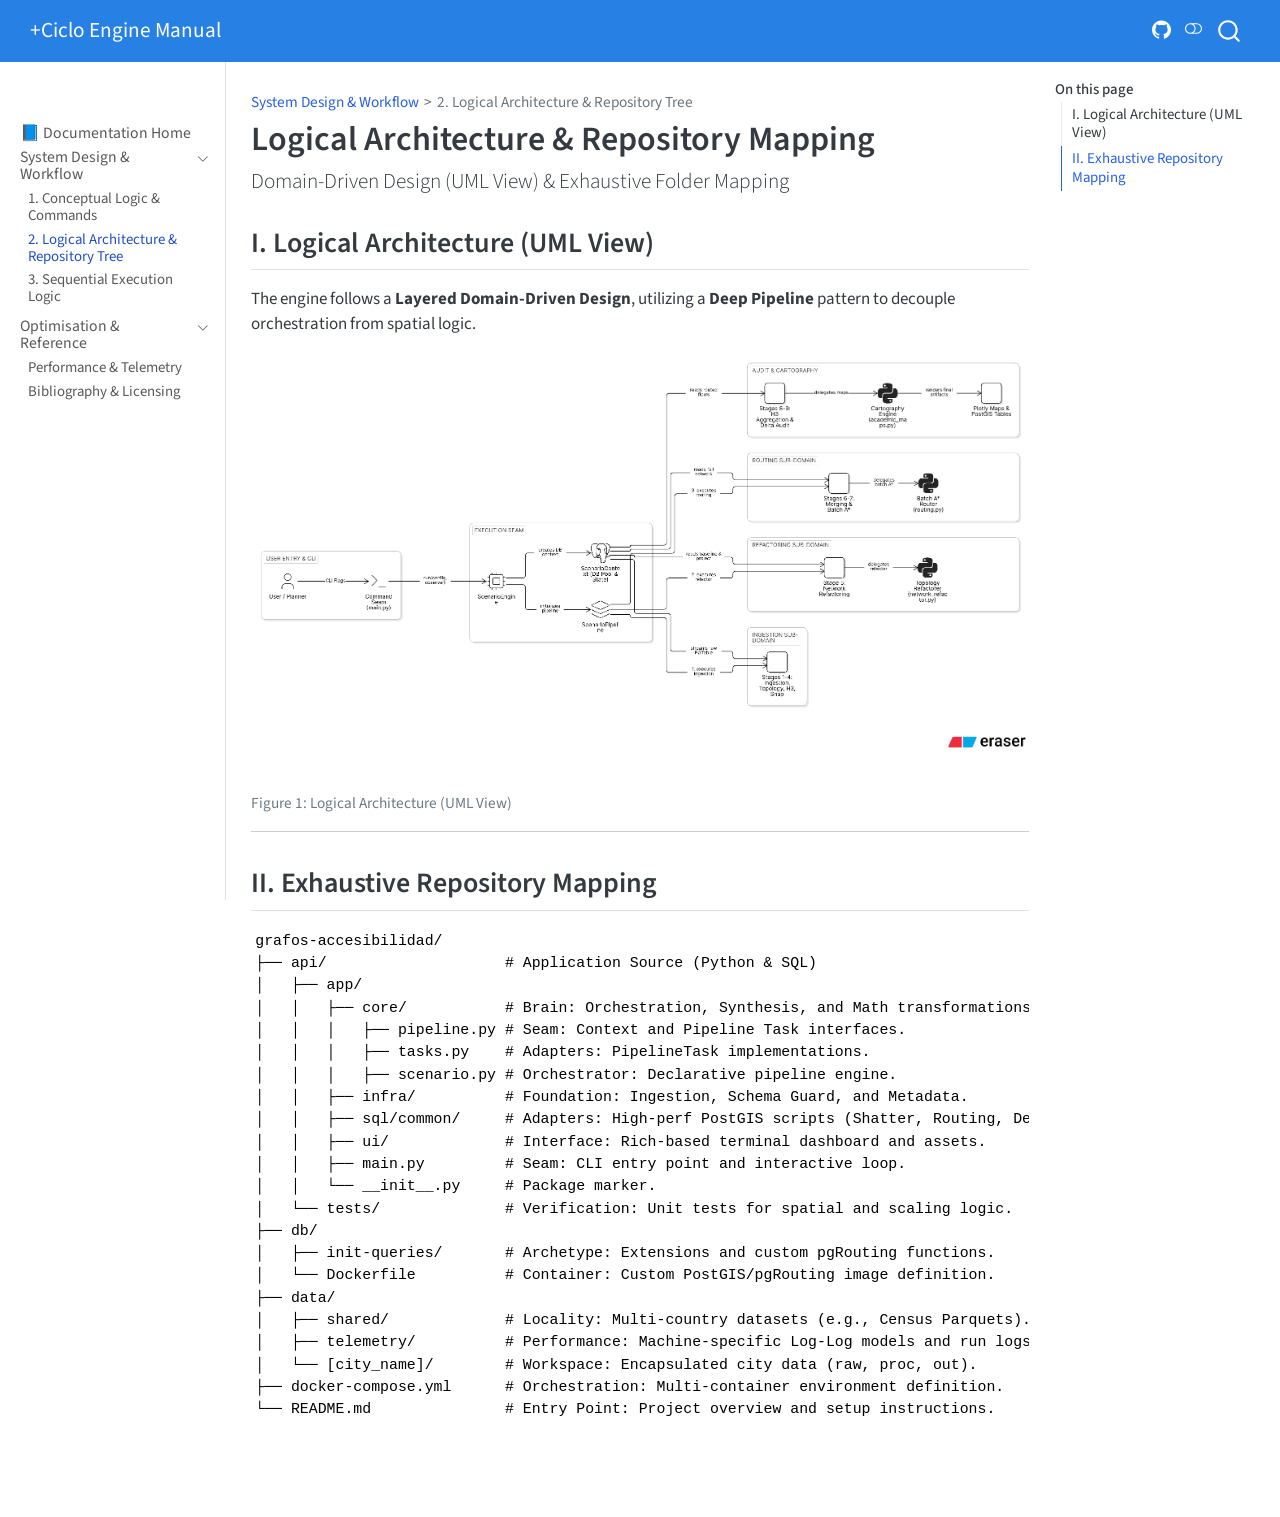
<file: docs/01b-logical-architecture.html>
<!DOCTYPE html>
<html xmlns="http://www.w3.org/1999/xhtml" lang="en" xml:lang="en"><head>

<meta charset="utf-8">
<meta name="generator" content="quarto-1.9.37">

<meta name="viewport" content="width=device-width, initial-scale=1.0, user-scalable=yes">


<title>Logical Architecture &amp; Repository Mapping – +Ciclo Engine Manual</title>
<style>
/* Default styles provided by pandoc.
** See https://pandoc.org/MANUAL.html#variables-for-html for config info.
*/
code{white-space: pre-wrap;}
span.smallcaps{font-variant: small-caps;}
div.columns{display: flex; gap: min(4vw, 1.5em);}
div.column{flex: auto; overflow-x: auto;}
div.hanging-indent{margin-left: 1.5em; text-indent: -1.5em;}
ul.task-list{list-style: none;}
ul.task-list li input[type="checkbox"] {
  width: 0.8em;
  margin: 0 0.8em 0.2em -1em; /* quarto-specific, see https://github.com/quarto-dev/quarto-cli/issues/4556 */ 
  vertical-align: middle;
}
</style>


<script src="site_libs/quarto-nav/quarto-nav.js"></script>
<script src="site_libs/quarto-nav/headroom.min.js"></script>
<script src="site_libs/clipboard/clipboard.min.js"></script>
<script src="site_libs/quarto-search/autocomplete.umd.js"></script>
<script src="site_libs/quarto-search/fuse.min.js"></script>
<script src="site_libs/quarto-search/quarto-search.js"></script>
<meta name="quarto:offset" content="./">
<script src="site_libs/quarto-html/quarto.js" type="module"></script>
<script src="site_libs/quarto-html/tabsets/tabsets.js" type="module"></script>
<script src="site_libs/quarto-html/popper.min.js"></script>
<script src="site_libs/quarto-html/tippy.umd.min.js"></script>
<script src="site_libs/quarto-html/anchor.min.js"></script>
<link href="site_libs/quarto-html/tippy.css" rel="stylesheet">
<link href="site_libs/quarto-html/quarto-syntax-highlighting-7f8f88aac4f3542376d5c11b86a4c14d.css" rel="stylesheet" class="quarto-color-scheme" id="quarto-text-highlighting-styles">
<link href="site_libs/quarto-html/quarto-syntax-highlighting-dark-d0ae9245876894da5ac7e18953ecc5cc.css" rel="stylesheet" class="quarto-color-scheme quarto-color-alternate" id="quarto-text-highlighting-styles">
<link href="site_libs/quarto-html/quarto-syntax-highlighting-7f8f88aac4f3542376d5c11b86a4c14d.css" rel="stylesheet" class="quarto-color-scheme-extra" id="quarto-text-highlighting-styles">
<script src="site_libs/bootstrap/bootstrap.min.js"></script>
<link href="site_libs/bootstrap/bootstrap-icons.css" rel="stylesheet">
<link href="site_libs/bootstrap/bootstrap-345e4821dfd8371c3771e9d328c4e36f.min.css" rel="stylesheet" append-hash="true" class="quarto-color-scheme" id="quarto-bootstrap" data-mode="light">
<link href="site_libs/bootstrap/bootstrap-dark-dc1917a1e891299efc1257264de02a96.min.css" rel="stylesheet" append-hash="true" class="quarto-color-scheme quarto-color-alternate" id="quarto-bootstrap" data-mode="dark">
<link href="site_libs/bootstrap/bootstrap-345e4821dfd8371c3771e9d328c4e36f.min.css" rel="stylesheet" append-hash="true" class="quarto-color-scheme-extra" id="quarto-bootstrap" data-mode="light">
<script id="quarto-search-options" type="application/json">{
  "location": "navbar",
  "copy-button": false,
  "collapse-after": 3,
  "panel-placement": "end",
  "type": "overlay",
  "limit": 50,
  "keyboard-shortcut": [
    "f",
    "/",
    "s"
  ],
  "show-item-context": false,
  "language": {
    "search-no-results-text": "No results",
    "search-matching-documents-text": "matching documents",
    "search-copy-link-title": "Copy link to search",
    "search-hide-matches-text": "Hide additional matches",
    "search-more-match-text": "more match in this document",
    "search-more-matches-text": "more matches in this document",
    "search-clear-button-title": "Clear",
    "search-text-placeholder": "",
    "search-detached-cancel-button-title": "Cancel",
    "search-submit-button-title": "Submit",
    "search-label": "Search"
  }
}</script>


</head>

<body class="nav-sidebar docked nav-fixed quarto-light"><script id="quarto-html-before-body" type="application/javascript">
    const toggleBodyColorMode = (bsSheetEl) => {
      const mode = bsSheetEl.getAttribute("data-mode");
      const bodyEl = window.document.querySelector("body");
      if (mode === "dark") {
        bodyEl.classList.add("quarto-dark");
        bodyEl.classList.remove("quarto-light");
      } else {
        bodyEl.classList.add("quarto-light");
        bodyEl.classList.remove("quarto-dark");
      }
    }
    const toggleBodyColorPrimary = () => {
      const bsSheetEl = window.document.querySelector("link#quarto-bootstrap:not([rel=disabled-stylesheet])");
      if (bsSheetEl) {
        toggleBodyColorMode(bsSheetEl);
      }
    }
    const setColorSchemeToggle = (alternate) => {
      const toggles = window.document.querySelectorAll('.quarto-color-scheme-toggle');
      for (let i=0; i < toggles.length; i++) {
        const toggle = toggles[i];
        if (toggle) {
          if (alternate) {
            toggle.classList.add("alternate");
          } else {
            toggle.classList.remove("alternate");
          }
        }
      }
    };
    const toggleColorMode = (alternate) => {
      // Switch the stylesheets
      const primaryStylesheets = window.document.querySelectorAll('link.quarto-color-scheme:not(.quarto-color-alternate)');
      const alternateStylesheets = window.document.querySelectorAll('link.quarto-color-scheme.quarto-color-alternate');
      manageTransitions('#quarto-margin-sidebar .nav-link', false);
      if (alternate) {
        // note: dark is layered on light, we don't disable primary!
        enableStylesheet(alternateStylesheets);
        for (const sheetNode of alternateStylesheets) {
          if (sheetNode.id === "quarto-bootstrap") {
            toggleBodyColorMode(sheetNode);
          }
        }
      } else {
        disableStylesheet(alternateStylesheets);
        enableStylesheet(primaryStylesheets)
        toggleBodyColorPrimary();
      }
      manageTransitions('#quarto-margin-sidebar .nav-link', true);
      // Switch the toggles
      setColorSchemeToggle(alternate)
      // Hack to workaround the fact that safari doesn't
      // properly recolor the scrollbar when toggling (#1455)
      if (navigator.userAgent.indexOf('Safari') > 0 && navigator.userAgent.indexOf('Chrome') == -1) {
        manageTransitions("body", false);
        window.scrollTo(0, 1);
        setTimeout(() => {
          window.scrollTo(0, 0);
          manageTransitions("body", true);
        }, 40);
      }
    }
    const disableStylesheet = (stylesheets) => {
      for (let i=0; i < stylesheets.length; i++) {
        const stylesheet = stylesheets[i];
        stylesheet.rel = 'disabled-stylesheet';
      }
    }
    const enableStylesheet = (stylesheets) => {
      for (let i=0; i < stylesheets.length; i++) {
        const stylesheet = stylesheets[i];
        if(stylesheet.rel !== 'stylesheet') { // for Chrome, which will still FOUC without this check
          stylesheet.rel = 'stylesheet';
        }
      }
    }
    const manageTransitions = (selector, allowTransitions) => {
      const els = window.document.querySelectorAll(selector);
      for (let i=0; i < els.length; i++) {
        const el = els[i];
        if (allowTransitions) {
          el.classList.remove('notransition');
        } else {
          el.classList.add('notransition');
        }
      }
    }
    const isFileUrl = () => {
      return window.location.protocol === 'file:';
    }
    const hasAlternateSentinel = () => {
      let styleSentinel = getColorSchemeSentinel();
      if (styleSentinel !== null) {
        return styleSentinel === "alternate";
      } else {
        return false;
      }
    }
    const setStyleSentinel = (alternate) => {
      const value = alternate ? "alternate" : "default";
      if (!isFileUrl()) {
        window.localStorage.setItem("quarto-color-scheme", value);
      } else {
        localAlternateSentinel = value;
      }
    }
    const getColorSchemeSentinel = () => {
      if (!isFileUrl()) {
        const storageValue = window.localStorage.getItem("quarto-color-scheme");
        return storageValue != null ? storageValue : localAlternateSentinel;
      } else {
        return localAlternateSentinel;
      }
    }
    const toggleGiscusIfUsed = (isAlternate, darkModeDefault) => {
      const baseTheme = document.querySelector('#giscus-base-theme')?.value ?? 'light';
      const alternateTheme = document.querySelector('#giscus-alt-theme')?.value ?? 'dark';
      let newTheme = '';
      if(authorPrefersDark) {
        newTheme = isAlternate ? baseTheme : alternateTheme;
      } else {
        newTheme = isAlternate ? alternateTheme : baseTheme;
      }
      const changeGiscusTheme = () => {
        // From: https://github.com/giscus/giscus/issues/336
        const sendMessage = (message) => {
          const iframe = document.querySelector('iframe.giscus-frame');
          if (!iframe) return;
          iframe.contentWindow.postMessage({ giscus: message }, 'https://giscus.app');
        }
        sendMessage({
          setConfig: {
            theme: newTheme
          }
        });
      }
      const isGiscussLoaded = window.document.querySelector('iframe.giscus-frame') !== null;
      if (isGiscussLoaded) {
        changeGiscusTheme();
      }
    };
    const authorPrefersDark = false;
    const darkModeDefault = authorPrefersDark;
      document.querySelector('link#quarto-text-highlighting-styles.quarto-color-scheme-extra').rel = 'disabled-stylesheet';
      document.querySelector('link#quarto-bootstrap.quarto-color-scheme-extra').rel = 'disabled-stylesheet';
    let localAlternateSentinel = darkModeDefault ? 'alternate' : 'default';
    // Dark / light mode switch
    window.quartoToggleColorScheme = () => {
      // Read the current dark / light value
      let toAlternate = !hasAlternateSentinel();
      toggleColorMode(toAlternate);
      setStyleSentinel(toAlternate);
      toggleGiscusIfUsed(toAlternate, darkModeDefault);
      window.dispatchEvent(new Event('resize'));
    };
    // Switch to dark mode if need be
    if (hasAlternateSentinel()) {
      toggleColorMode(true);
    } else {
      toggleColorMode(false);
    }
  </script>

<div id="quarto-search-results"></div>
  <header id="quarto-header" class="headroom fixed-top">
    <nav class="navbar navbar-expand-lg " data-bs-theme="dark">
      <div class="navbar-container container-fluid">
      <div class="navbar-brand-container mx-auto">
    <a class="navbar-brand" href="./index.html">
    <span class="navbar-title">+Ciclo Engine Manual</span>
    </a>
  </div>
            <div id="quarto-search" class="" title="Search"></div>
          <button class="navbar-toggler" type="button" data-bs-toggle="collapse" data-bs-target="#navbarCollapse" aria-controls="navbarCollapse" role="menu" aria-expanded="false" aria-label="Toggle navigation" onclick="if (window.quartoToggleHeadroom) { window.quartoToggleHeadroom(); }">
  <span class="navbar-toggler-icon"></span>
</button>
          <div class="collapse navbar-collapse" id="navbarCollapse">
            <ul class="navbar-nav navbar-nav-scroll ms-auto">
  <li class="nav-item compact">
    <a class="nav-link" href="https://github.com/Masciclo/3_Grafos_Accesibilidad/tree/reaserch_assignment"> <i class="bi bi-github" role="img" aria-label="GitHub">
</i> 
<span class="menu-text"></span></a>
  </li>  
</ul>
          </div> <!-- /navcollapse -->
            <div class="quarto-navbar-tools">
  <a href="" class="quarto-color-scheme-toggle quarto-navigation-tool  px-1" onclick="window.quartoToggleColorScheme(); return false;" title="Toggle dark mode"><i class="bi"></i></a>
</div>
      </div> <!-- /container-fluid -->
    </nav>
  <nav class="quarto-secondary-nav">
    <div class="container-fluid d-flex">
      <button type="button" class="quarto-btn-toggle btn" data-bs-toggle="collapse" role="button" data-bs-target=".quarto-sidebar-collapse-item" aria-controls="quarto-sidebar" aria-expanded="false" aria-label="Toggle sidebar navigation" onclick="if (window.quartoToggleHeadroom) { window.quartoToggleHeadroom(); }">
        <i class="bi bi-layout-text-sidebar-reverse"></i>
      </button>
        <nav class="quarto-page-breadcrumbs" aria-label="breadcrumb"><ol class="breadcrumb"><li class="breadcrumb-item"><a href="./01-system-design.html">System Design &amp; Workflow</a></li><li class="breadcrumb-item"><a href="./01b-logical-architecture.html">2. Logical Architecture &amp; Repository Tree</a></li></ol></nav>
        <a class="flex-grow-1" role="navigation" data-bs-toggle="collapse" data-bs-target=".quarto-sidebar-collapse-item" aria-controls="quarto-sidebar" aria-expanded="false" aria-label="Toggle sidebar navigation" onclick="if (window.quartoToggleHeadroom) { window.quartoToggleHeadroom(); }">      
        </a>
      <button type="button" class="btn quarto-search-button" aria-label="Search" onclick="window.quartoOpenSearch();">
        <i class="bi bi-search"></i>
      </button>
    </div>
  </nav>
</header>
<!-- content -->
<div id="quarto-content" class="quarto-container page-columns page-rows-contents page-layout-article page-navbar">
<!-- sidebar -->
  <nav id="quarto-sidebar" class="sidebar collapse collapse-horizontal quarto-sidebar-collapse-item sidebar-navigation docked overflow-auto">
        <div class="mt-2 flex-shrink-0 align-items-center">
        <div class="sidebar-search">
        <div id="quarto-search" class="" title="Search"></div>
        </div>
        </div>
    <div class="sidebar-menu-container"> 
    <ul class="list-unstyled mt-1">
        <li class="sidebar-item">
  <div class="sidebar-item-container"> 
  <a href="./index.html" class="sidebar-item-text sidebar-link">
 <span class="menu-text">📘 Documentation Home</span></a>
  </div>
</li>
        <li class="sidebar-item sidebar-item-section">
      <div class="sidebar-item-container"> 
            <a class="sidebar-item-text sidebar-link text-start" data-bs-toggle="collapse" data-bs-target="#quarto-sidebar-section-1" role="navigation" aria-expanded="true">
 <span class="menu-text">System Design &amp; Workflow</span></a>
          <a class="sidebar-item-toggle text-start" data-bs-toggle="collapse" data-bs-target="#quarto-sidebar-section-1" role="navigation" aria-expanded="true" aria-label="Toggle section">
            <i class="bi bi-chevron-right ms-2"></i>
          </a> 
      </div>
      <ul id="quarto-sidebar-section-1" class="collapse list-unstyled sidebar-section depth1 show">  
          <li class="sidebar-item">
  <div class="sidebar-item-container"> 
  <a href="./01-system-design.html" class="sidebar-item-text sidebar-link">
 <span class="menu-text">1. Conceptual Logic &amp; Commands</span></a>
  </div>
</li>
          <li class="sidebar-item">
  <div class="sidebar-item-container"> 
  <a href="./01b-logical-architecture.html" class="sidebar-item-text sidebar-link active">
 <span class="menu-text">2. Logical Architecture &amp; Repository Tree</span></a>
  </div>
</li>
          <li class="sidebar-item">
  <div class="sidebar-item-container"> 
  <a href="./01c-sequential-execution-logic.html" class="sidebar-item-text sidebar-link">
 <span class="menu-text">3. Sequential Execution Logic</span></a>
  </div>
</li>
      </ul>
  </li>
        <li class="sidebar-item sidebar-item-section">
      <div class="sidebar-item-container"> 
            <a class="sidebar-item-text sidebar-link text-start" data-bs-toggle="collapse" data-bs-target="#quarto-sidebar-section-2" role="navigation" aria-expanded="true">
 <span class="menu-text">Optimisation &amp; Reference</span></a>
          <a class="sidebar-item-toggle text-start" data-bs-toggle="collapse" data-bs-target="#quarto-sidebar-section-2" role="navigation" aria-expanded="true" aria-label="Toggle section">
            <i class="bi bi-chevron-right ms-2"></i>
          </a> 
      </div>
      <ul id="quarto-sidebar-section-2" class="collapse list-unstyled sidebar-section depth1 show">  
          <li class="sidebar-item">
  <div class="sidebar-item-container"> 
  <a href="./02-performance-telemetry.html" class="sidebar-item-text sidebar-link">
 <span class="menu-text">Performance &amp; Telemetry</span></a>
  </div>
</li>
          <li class="sidebar-item">
  <div class="sidebar-item-container"> 
  <a href="./05-bibliography-licensing.html" class="sidebar-item-text sidebar-link">
 <span class="menu-text">Bibliography &amp; Licensing</span></a>
  </div>
</li>
      </ul>
  </li>
    </ul>
    </div>
</nav>
<div id="quarto-sidebar-glass" class="quarto-sidebar-collapse-item" data-bs-toggle="collapse" data-bs-target=".quarto-sidebar-collapse-item"></div>
<!-- margin-sidebar -->
    <div id="quarto-margin-sidebar" class="sidebar margin-sidebar">
        <nav id="TOC" role="doc-toc" class="toc-active" data-toc-expanded="2">
    <h2 id="toc-title">On this page</h2>
   
  <ul>
  <li><a href="#i.-logical-architecture-uml-view" id="toc-i.-logical-architecture-uml-view" class="nav-link active" data-scroll-target="#i.-logical-architecture-uml-view">I. Logical Architecture (UML View)</a></li>
  <li><a href="#ii.-exhaustive-repository-mapping" id="toc-ii.-exhaustive-repository-mapping" class="nav-link" data-scroll-target="#ii.-exhaustive-repository-mapping">II. Exhaustive Repository Mapping</a></li>
  </ul>
</nav>
    </div>
<!-- main -->
<main class="content" id="quarto-document-content">


<header id="title-block-header" class="quarto-title-block default"><nav class="quarto-page-breadcrumbs quarto-title-breadcrumbs d-none d-lg-block" aria-label="breadcrumb"><ol class="breadcrumb"><li class="breadcrumb-item"><a href="./01-system-design.html">System Design &amp; Workflow</a></li><li class="breadcrumb-item"><a href="./01b-logical-architecture.html">2. Logical Architecture &amp; Repository Tree</a></li></ol></nav>
<div class="quarto-title">
<h1 class="title">Logical Architecture &amp; Repository Mapping</h1>
<p class="subtitle lead">Domain-Driven Design (UML View) &amp; Exhaustive Folder Mapping</p>
</div>



<div class="quarto-title-meta">

    
  
    
  </div>
  


</header>


<section id="i.-logical-architecture-uml-view" class="level2">
<h2 class="anchored" data-anchor-id="i.-logical-architecture-uml-view">I. Logical Architecture (UML View)</h2>
<p>The engine follows a <strong>Layered Domain-Driven Design</strong>, utilizing a <strong>Deep Pipeline</strong> pattern to decouple orchestration from spatial logic.</p>
<div id="fig-logical-arch" class="quarto-float quarto-figure quarto-figure-center anchored">
<figure class="quarto-float quarto-float-fig figure">
<div aria-describedby="fig-logical-arch-caption-0ceaefa1-69ba-4598-a22c-09a6ac19f8ca">
<img src="images/results/logical_architecture_eraser.png" class="img-fluid figure-img" style="width:100.0%">
</div>
<figcaption class="quarto-float-caption-bottom quarto-float-caption quarto-float-fig" id="fig-logical-arch-caption-0ceaefa1-69ba-4598-a22c-09a6ac19f8ca">
Figure&nbsp;1: Logical Architecture (UML View)
</figcaption>
</figure>
</div>
<hr>
</section>
<section id="ii.-exhaustive-repository-mapping" class="level2">
<h2 class="anchored" data-anchor-id="ii.-exhaustive-repository-mapping">II. Exhaustive Repository Mapping</h2>
<pre class="text"><code>grafos-accesibilidad/
├── api/                    # Application Source (Python &amp; SQL)
│   ├── app/
│   │   ├── core/           # Brain: Orchestration, Synthesis, and Math transformations.
│   │   │   ├── pipeline.py # Seam: Context and Pipeline Task interfaces.
│   │   │   ├── tasks.py    # Adapters: PipelineTask implementations.
│   │   │   ├── scenario.py # Orchestrator: Declarative pipeline engine.
│   │   ├── infra/          # Foundation: Ingestion, Schema Guard, and Metadata.
│   │   ├── sql/common/     # Adapters: High-perf PostGIS scripts (Shatter, Routing, Delta).
│   │   ├── ui/             # Interface: Rich-based terminal dashboard and assets.
│   │   ├── main.py         # Seam: CLI entry point and interactive loop.
│   │   └── __init__.py     # Package marker.
│   └── tests/              # Verification: Unit tests for spatial and scaling logic.
├── db/
│   ├── init-queries/       # Archetype: Extensions and custom pgRouting functions.
│   └── Dockerfile          # Container: Custom PostGIS/pgRouting image definition.
├── data/
│   ├── shared/             # Locality: Multi-country datasets (e.g., Census Parquets).
│   ├── telemetry/          # Performance: Machine-specific Log-Log models and run logs.
│   └── [city_name]/        # Workspace: Encapsulated city data (raw, proc, out).
├── docker-compose.yml      # Orchestration: Multi-container environment definition.
└── README.md               # Entry Point: Project overview and setup instructions.</code></pre>


</section>

</main> <!-- /main -->
<script id="quarto-html-after-body" type="application/javascript">
  window.document.addEventListener("DOMContentLoaded", function (event) {
    // Ensure there is a toggle, if there isn't float one in the top right
    if (window.document.querySelector('.quarto-color-scheme-toggle') === null) {
      const a = window.document.createElement('a');
      a.classList.add('top-right');
      a.classList.add('quarto-color-scheme-toggle');
      a.href = "";
      a.onclick = function() { try { window.quartoToggleColorScheme(); } catch {} return false; };
      const i = window.document.createElement("i");
      i.classList.add('bi');
      a.appendChild(i);
      window.document.body.appendChild(a);
    }
    setColorSchemeToggle(hasAlternateSentinel())
    const icon = "";
    const anchorJS = new window.AnchorJS();
    anchorJS.options = {
      placement: 'right',
      icon: icon
    };
    anchorJS.add('.anchored');
    const isCodeAnnotation = (el) => {
      for (const clz of el.classList) {
        if (clz.startsWith('code-annotation-')) {                     
          return true;
        }
      }
      return false;
    }
    const onCopySuccess = function(e) {
      // button target
      const button = e.trigger;
      // don't keep focus
      button.blur();
      // flash "checked"
      button.classList.add('code-copy-button-checked');
      var currentTitle = button.getAttribute("title");
      button.setAttribute("title", "Copied!");
      let tooltip;
      if (window.bootstrap) {
        button.setAttribute("data-bs-toggle", "tooltip");
        button.setAttribute("data-bs-placement", "left");
        button.setAttribute("data-bs-title", "Copied!");
        tooltip = new bootstrap.Tooltip(button, 
          { trigger: "manual", 
            customClass: "code-copy-button-tooltip",
            offset: [0, -8]});
        tooltip.show();    
      }
      setTimeout(function() {
        if (tooltip) {
          tooltip.hide();
          button.removeAttribute("data-bs-title");
          button.removeAttribute("data-bs-toggle");
          button.removeAttribute("data-bs-placement");
        }
        button.setAttribute("title", currentTitle);
        button.classList.remove('code-copy-button-checked');
      }, 1000);
      // clear code selection
      e.clearSelection();
    }
    const getTextToCopy = function(trigger) {
      const outerScaffold = trigger.parentElement.cloneNode(true);
      const codeEl = outerScaffold.querySelector('code');
      for (const childEl of codeEl.children) {
        if (isCodeAnnotation(childEl)) {
          childEl.remove();
        }
      }
      return codeEl.innerText;
    }
    const clipboard = new window.ClipboardJS('.code-copy-button:not([data-in-quarto-modal])', {
      text: getTextToCopy
    });
    clipboard.on('success', onCopySuccess);
    if (window.document.getElementById('quarto-embedded-source-code-modal')) {
      const clipboardModal = new window.ClipboardJS('.code-copy-button[data-in-quarto-modal]', {
        text: getTextToCopy,
        container: window.document.getElementById('quarto-embedded-source-code-modal')
      });
      clipboardModal.on('success', onCopySuccess);
    }
      var localhostRegex = new RegExp(/^(?:http|https):\/\/localhost\:?[0-9]*\//);
      var mailtoRegex = new RegExp(/^mailto:/);
        var filterRegex = new RegExp('/' + window.location.host + '/');
      var isInternal = (href) => {
          return filterRegex.test(href) || localhostRegex.test(href) || mailtoRegex.test(href);
      }
      // Inspect non-navigation links and adorn them if external
     var links = window.document.querySelectorAll('a[href]:not(.nav-link):not(.navbar-brand):not(.toc-action):not(.sidebar-link):not(.sidebar-item-toggle):not(.pagination-link):not(.no-external):not([aria-hidden]):not(.dropdown-item):not(.quarto-navigation-tool):not(.about-link)');
      for (var i=0; i<links.length; i++) {
        const link = links[i];
        if (!isInternal(link.href)) {
          // undo the damage that might have been done by quarto-nav.js in the case of
          // links that we want to consider external
          if (link.dataset.originalHref !== undefined) {
            link.href = link.dataset.originalHref;
          }
        }
      }
    function tippyHover(el, contentFn, onTriggerFn, onUntriggerFn) {
      const config = {
        allowHTML: true,
        maxWidth: 500,
        delay: 100,
        arrow: false,
        appendTo: function(el) {
            return el.parentElement;
        },
        interactive: true,
        interactiveBorder: 10,
        theme: 'quarto',
        placement: 'bottom-start',
      };
      if (contentFn) {
        config.content = contentFn;
      }
      if (onTriggerFn) {
        config.onTrigger = onTriggerFn;
      }
      if (onUntriggerFn) {
        config.onUntrigger = onUntriggerFn;
      }
      window.tippy(el, config); 
    }
    const noterefs = window.document.querySelectorAll('a[role="doc-noteref"]');
    for (var i=0; i<noterefs.length; i++) {
      const ref = noterefs[i];
      tippyHover(ref, function() {
        // use id or data attribute instead here
        let href = ref.getAttribute('data-footnote-href') || ref.getAttribute('href');
        try { href = new URL(href).hash; } catch {}
        const id = href.replace(/^#\/?/, "");
        const note = window.document.getElementById(id);
        if (note) {
          return note.innerHTML;
        } else {
          return "";
        }
      });
    }
    const xrefs = window.document.querySelectorAll('a.quarto-xref');
    const processXRef = (id, note) => {
      // Strip column container classes
      const stripColumnClz = (el) => {
        el.classList.remove("page-full", "page-columns");
        if (el.children) {
          for (const child of el.children) {
            stripColumnClz(child);
          }
        }
      }
      stripColumnClz(note)
      if (id === null || id.startsWith('sec-')) {
        // Special case sections, only their first couple elements
        const container = document.createElement("div");
        if (note.children && note.children.length > 2) {
          container.appendChild(note.children[0].cloneNode(true));
          for (let i = 1; i < note.children.length; i++) {
            const child = note.children[i];
            if (child.tagName === "P" && child.innerText === "") {
              continue;
            } else {
              container.appendChild(child.cloneNode(true));
              break;
            }
          }
          if (window.Quarto?.typesetMath) {
            window.Quarto.typesetMath(container);
          }
          return container.innerHTML
        } else {
          if (window.Quarto?.typesetMath) {
            window.Quarto.typesetMath(note);
          }
          return note.innerHTML;
        }
      } else {
        // Remove any anchor links if they are present
        const anchorLink = note.querySelector('a.anchorjs-link');
        if (anchorLink) {
          anchorLink.remove();
        }
        if (window.Quarto?.typesetMath) {
          window.Quarto.typesetMath(note);
        }
        if (note.classList.contains("callout")) {
          return note.outerHTML;
        } else {
          return note.innerHTML;
        }
      }
    }
    for (var i=0; i<xrefs.length; i++) {
      const xref = xrefs[i];
      tippyHover(xref, undefined, function(instance) {
        instance.disable();
        let url = xref.getAttribute('href');
        let hash = undefined; 
        if (url.startsWith('#')) {
          hash = url;
        } else {
          try { hash = new URL(url).hash; } catch {}
        }
        if (hash) {
          const id = hash.replace(/^#\/?/, "");
          const note = window.document.getElementById(id);
          if (note !== null) {
            try {
              const html = processXRef(id, note.cloneNode(true));
              instance.setContent(html);
            } finally {
              instance.enable();
              instance.show();
            }
          } else {
            // See if we can fetch this
            fetch(url.split('#')[0])
            .then(res => res.text())
            .then(html => {
              const parser = new DOMParser();
              const htmlDoc = parser.parseFromString(html, "text/html");
              const note = htmlDoc.getElementById(id);
              if (note !== null) {
                const html = processXRef(id, note);
                instance.setContent(html);
              } 
            }).finally(() => {
              instance.enable();
              instance.show();
            });
          }
        } else {
          // See if we can fetch a full url (with no hash to target)
          // This is a special case and we should probably do some content thinning / targeting
          fetch(url)
          .then(res => res.text())
          .then(html => {
            const parser = new DOMParser();
            const htmlDoc = parser.parseFromString(html, "text/html");
            const note = htmlDoc.querySelector('main.content');
            if (note !== null) {
              // This should only happen for chapter cross references
              // (since there is no id in the URL)
              // remove the first header
              if (note.children.length > 0 && note.children[0].tagName === "HEADER") {
                note.children[0].remove();
              }
              const html = processXRef(null, note);
              instance.setContent(html);
            } 
          }).finally(() => {
            instance.enable();
            instance.show();
          });
        }
      }, function(instance) {
      });
    }
        let selectedAnnoteEl;
        const selectorForAnnotation = ( cell, annotation) => {
          let cellAttr = 'data-code-cell="' + cell + '"';
          let lineAttr = 'data-code-annotation="' +  annotation + '"';
          const selector = 'span[' + cellAttr + '][' + lineAttr + ']';
          return selector;
        }
        const selectCodeLines = (annoteEl) => {
          const doc = window.document;
          const targetCell = annoteEl.getAttribute("data-target-cell");
          const targetAnnotation = annoteEl.getAttribute("data-target-annotation");
          const annoteSpan = window.document.querySelector(selectorForAnnotation(targetCell, targetAnnotation));
          const lines = annoteSpan.getAttribute("data-code-lines").split(",");
          const lineIds = lines.map((line) => {
            return targetCell + "-" + line;
          })
          let top = null;
          let height = null;
          let parent = null;
          if (lineIds.length > 0) {
              //compute the position of the single el (top and bottom and make a div)
              const el = window.document.getElementById(lineIds[0]);
              top = el.offsetTop;
              height = el.offsetHeight;
              parent = el.parentElement.parentElement;
            if (lineIds.length > 1) {
              const lastEl = window.document.getElementById(lineIds[lineIds.length - 1]);
              const bottom = lastEl.offsetTop + lastEl.offsetHeight;
              height = bottom - top;
            }
            if (top !== null && height !== null && parent !== null) {
              // cook up a div (if necessary) and position it 
              let div = window.document.getElementById("code-annotation-line-highlight");
              if (div === null) {
                div = window.document.createElement("div");
                div.setAttribute("id", "code-annotation-line-highlight");
                div.style.position = 'absolute';
                parent.appendChild(div);
              }
              div.style.top = top - 2 + "px";
              div.style.height = height + 4 + "px";
              div.style.left = 0;
              let gutterDiv = window.document.getElementById("code-annotation-line-highlight-gutter");
              if (gutterDiv === null) {
                gutterDiv = window.document.createElement("div");
                gutterDiv.setAttribute("id", "code-annotation-line-highlight-gutter");
                gutterDiv.style.position = 'absolute';
                const codeCell = window.document.getElementById(targetCell);
                const gutter = codeCell.querySelector('.code-annotation-gutter');
                gutter.appendChild(gutterDiv);
              }
              gutterDiv.style.top = top - 2 + "px";
              gutterDiv.style.height = height + 4 + "px";
            }
            selectedAnnoteEl = annoteEl;
          }
        };
        const unselectCodeLines = () => {
          const elementsIds = ["code-annotation-line-highlight", "code-annotation-line-highlight-gutter"];
          elementsIds.forEach((elId) => {
            const div = window.document.getElementById(elId);
            if (div) {
              div.remove();
            }
          });
          selectedAnnoteEl = undefined;
        };
          // Handle positioning of the toggle
      window.addEventListener(
        "resize",
        throttle(() => {
          elRect = undefined;
          if (selectedAnnoteEl) {
            selectCodeLines(selectedAnnoteEl);
          }
        }, 10)
      );
      function throttle(fn, ms) {
      let throttle = false;
      let timer;
        return (...args) => {
          if(!throttle) { // first call gets through
              fn.apply(this, args);
              throttle = true;
          } else { // all the others get throttled
              if(timer) clearTimeout(timer); // cancel #2
              timer = setTimeout(() => {
                fn.apply(this, args);
                timer = throttle = false;
              }, ms);
          }
        };
      }
        // Attach click handler to the DT
        const annoteDls = window.document.querySelectorAll('dt[data-target-cell]');
        for (const annoteDlNode of annoteDls) {
          annoteDlNode.addEventListener('click', (event) => {
            const clickedEl = event.target;
            if (clickedEl !== selectedAnnoteEl) {
              unselectCodeLines();
              const activeEl = window.document.querySelector('dt[data-target-cell].code-annotation-active');
              if (activeEl) {
                activeEl.classList.remove('code-annotation-active');
              }
              selectCodeLines(clickedEl);
              clickedEl.classList.add('code-annotation-active');
            } else {
              // Unselect the line
              unselectCodeLines();
              clickedEl.classList.remove('code-annotation-active');
            }
          });
        }
    const findCites = (el) => {
      const parentEl = el.parentElement;
      if (parentEl) {
        const cites = parentEl.dataset.cites;
        if (cites) {
          return {
            el,
            cites: cites.split(' ')
          };
        } else {
          return findCites(el.parentElement)
        }
      } else {
        return undefined;
      }
    };
    var bibliorefs = window.document.querySelectorAll('a[role="doc-biblioref"]');
    for (var i=0; i<bibliorefs.length; i++) {
      const ref = bibliorefs[i];
      const citeInfo = findCites(ref);
      if (citeInfo) {
        tippyHover(citeInfo.el, function() {
          var popup = window.document.createElement('div');
          citeInfo.cites.forEach(function(cite) {
            var citeDiv = window.document.createElement('div');
            citeDiv.classList.add('hanging-indent');
            citeDiv.classList.add('csl-entry');
            var biblioDiv = window.document.getElementById('ref-' + cite);
            if (biblioDiv) {
              citeDiv.innerHTML = biblioDiv.innerHTML;
            }
            popup.appendChild(citeDiv);
          });
          return popup.innerHTML;
        });
      }
    }
  });
  </script>
</div> <!-- /content -->




</body></html>
</file>
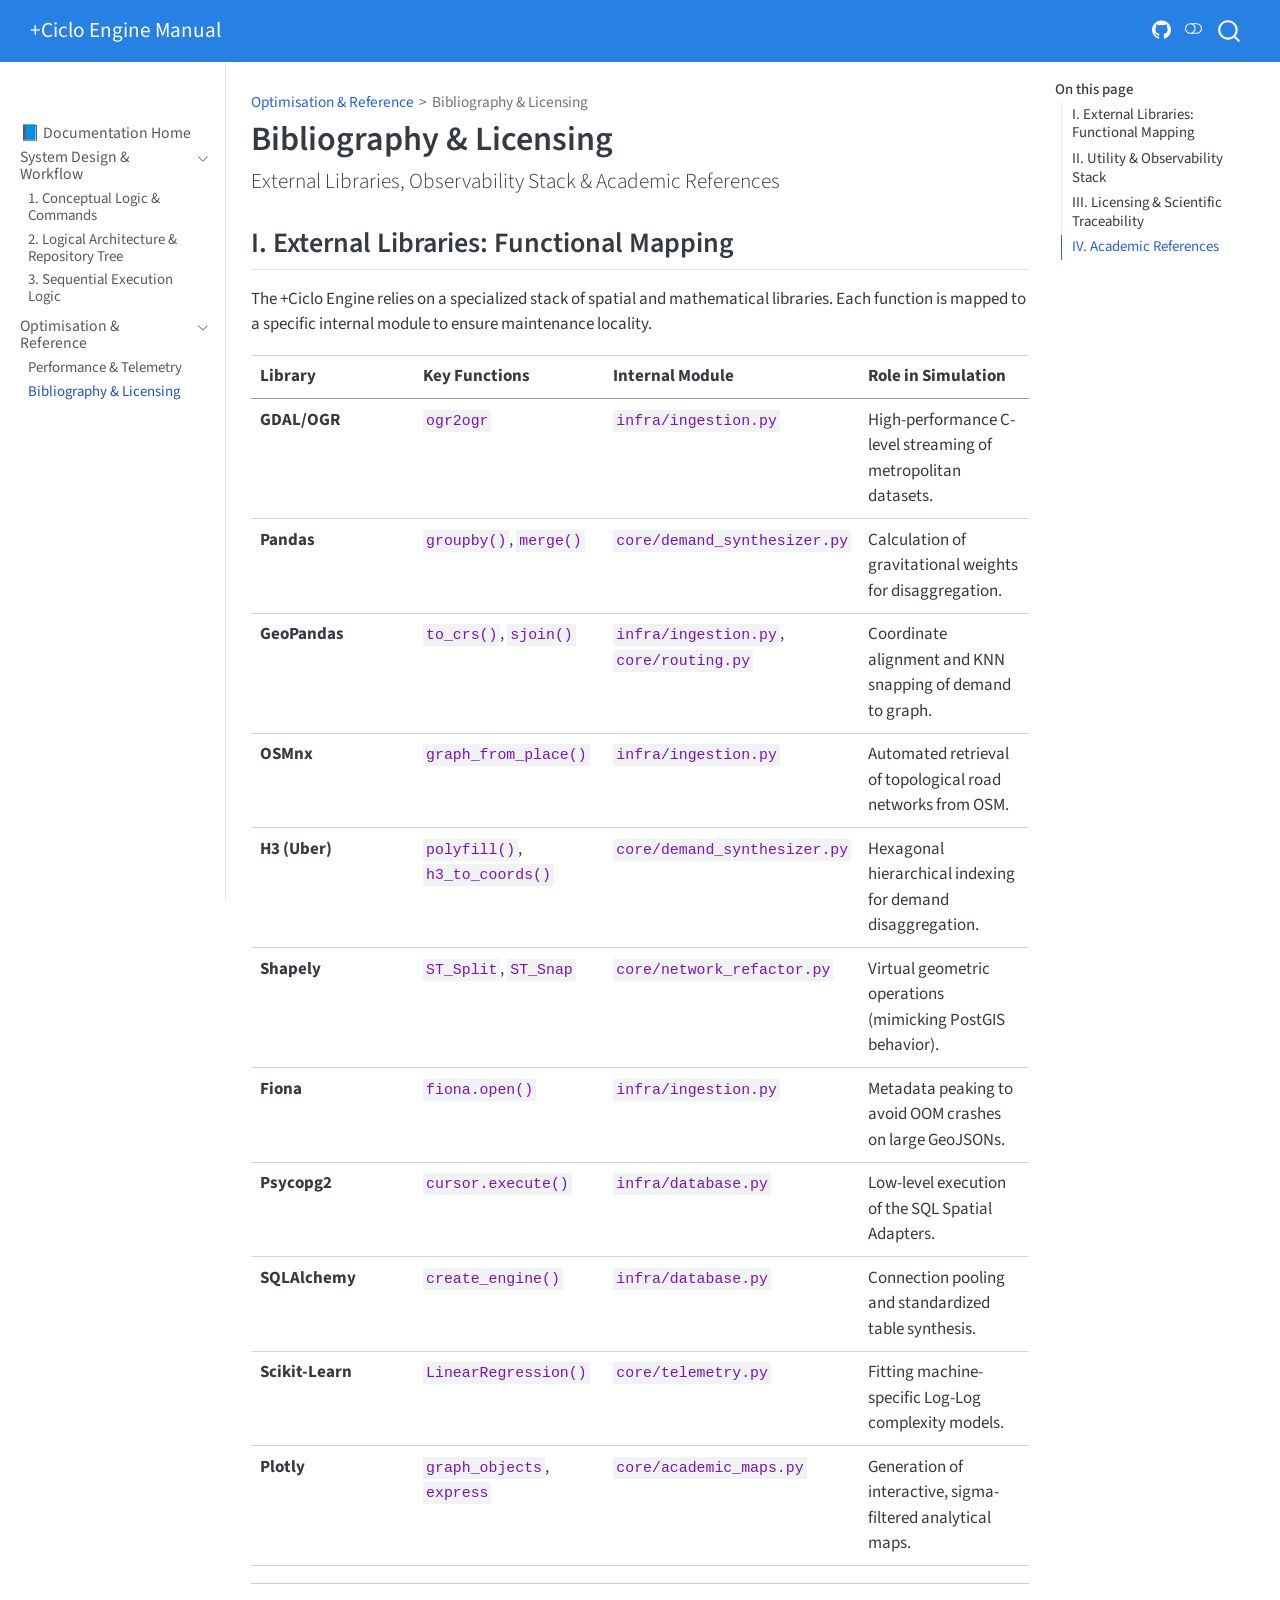
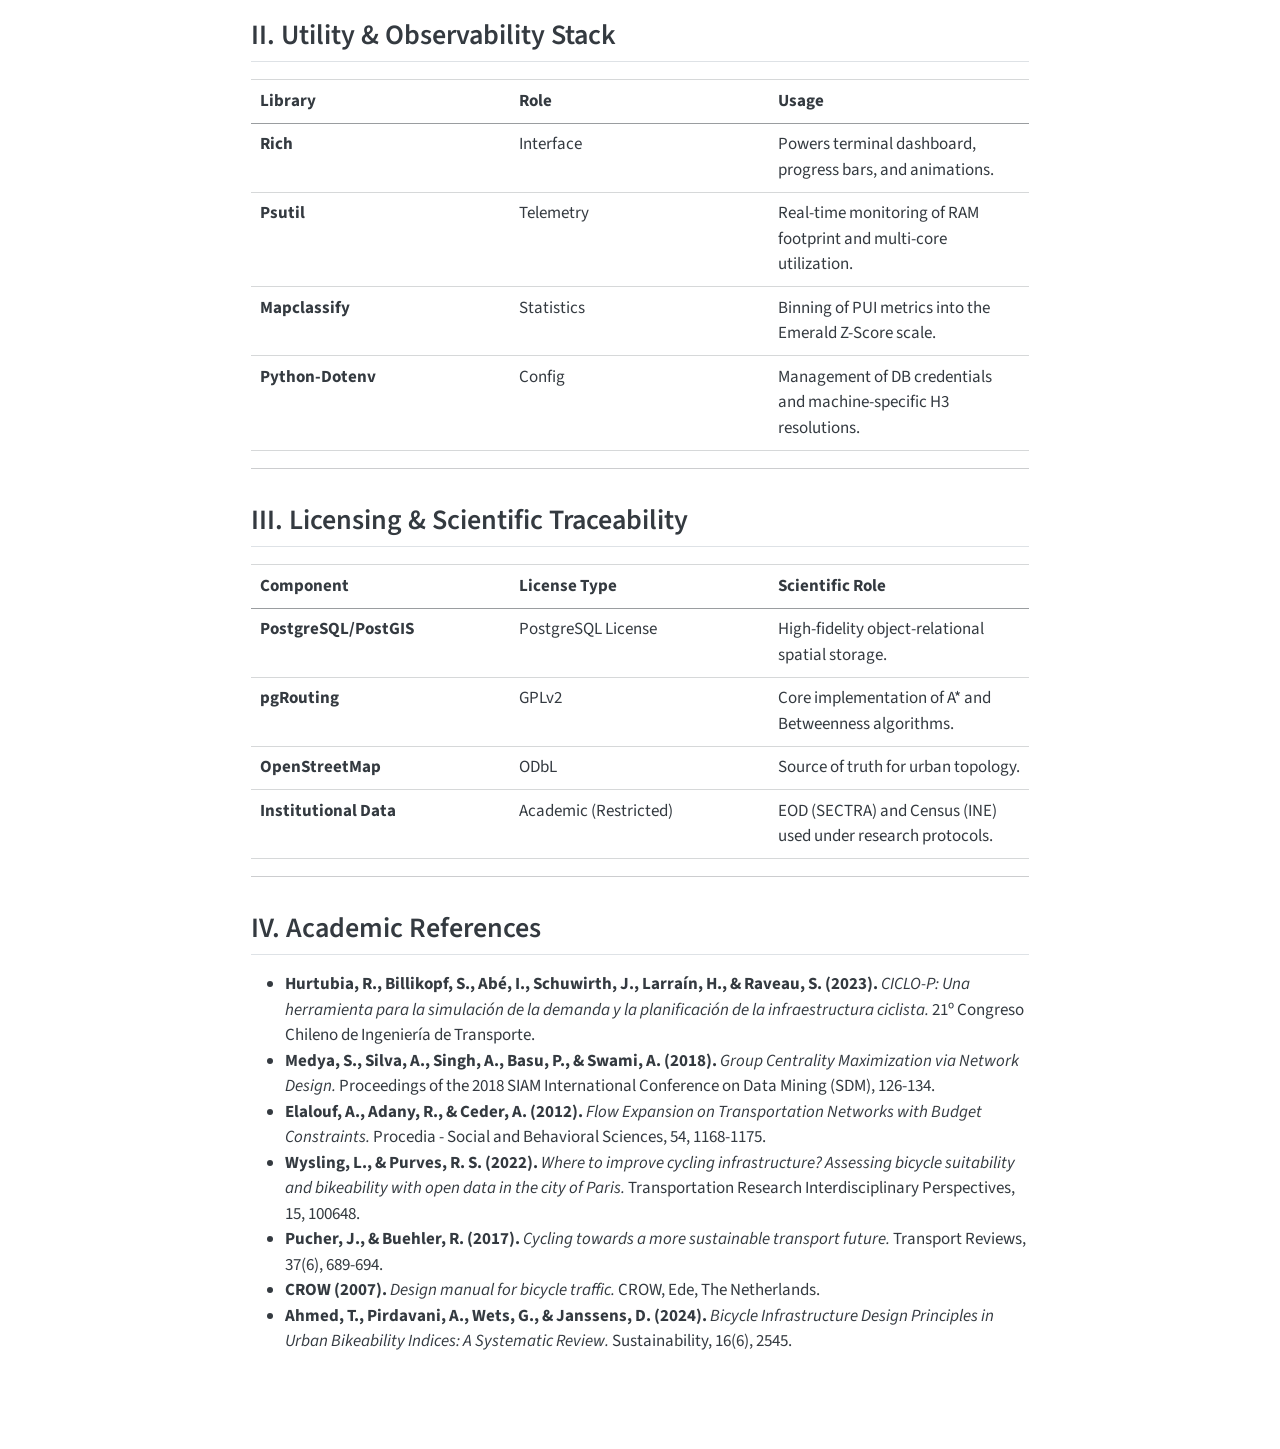
<file: docs/05-bibliography-licensing.html>
<!DOCTYPE html>
<html xmlns="http://www.w3.org/1999/xhtml" lang="en" xml:lang="en"><head>

<meta charset="utf-8">
<meta name="generator" content="quarto-1.9.37">

<meta name="viewport" content="width=device-width, initial-scale=1.0, user-scalable=yes">


<title>Bibliography &amp; Licensing – +Ciclo Engine Manual</title>
<style>
/* Default styles provided by pandoc.
** See https://pandoc.org/MANUAL.html#variables-for-html for config info.
*/
code{white-space: pre-wrap;}
span.smallcaps{font-variant: small-caps;}
div.columns{display: flex; gap: min(4vw, 1.5em);}
div.column{flex: auto; overflow-x: auto;}
div.hanging-indent{margin-left: 1.5em; text-indent: -1.5em;}
ul.task-list{list-style: none;}
ul.task-list li input[type="checkbox"] {
  width: 0.8em;
  margin: 0 0.8em 0.2em -1em; /* quarto-specific, see https://github.com/quarto-dev/quarto-cli/issues/4556 */ 
  vertical-align: middle;
}
</style>


<script src="site_libs/quarto-nav/quarto-nav.js"></script>
<script src="site_libs/quarto-nav/headroom.min.js"></script>
<script src="site_libs/clipboard/clipboard.min.js"></script>
<script src="site_libs/quarto-search/autocomplete.umd.js"></script>
<script src="site_libs/quarto-search/fuse.min.js"></script>
<script src="site_libs/quarto-search/quarto-search.js"></script>
<meta name="quarto:offset" content="./">
<script src="site_libs/quarto-html/quarto.js" type="module"></script>
<script src="site_libs/quarto-html/tabsets/tabsets.js" type="module"></script>
<script src="site_libs/quarto-html/popper.min.js"></script>
<script src="site_libs/quarto-html/tippy.umd.min.js"></script>
<script src="site_libs/quarto-html/anchor.min.js"></script>
<link href="site_libs/quarto-html/tippy.css" rel="stylesheet">
<link href="site_libs/quarto-html/quarto-syntax-highlighting-7f8f88aac4f3542376d5c11b86a4c14d.css" rel="stylesheet" class="quarto-color-scheme" id="quarto-text-highlighting-styles">
<link href="site_libs/quarto-html/quarto-syntax-highlighting-dark-d0ae9245876894da5ac7e18953ecc5cc.css" rel="stylesheet" class="quarto-color-scheme quarto-color-alternate" id="quarto-text-highlighting-styles">
<link href="site_libs/quarto-html/quarto-syntax-highlighting-7f8f88aac4f3542376d5c11b86a4c14d.css" rel="stylesheet" class="quarto-color-scheme-extra" id="quarto-text-highlighting-styles">
<script src="site_libs/bootstrap/bootstrap.min.js"></script>
<link href="site_libs/bootstrap/bootstrap-icons.css" rel="stylesheet">
<link href="site_libs/bootstrap/bootstrap-345e4821dfd8371c3771e9d328c4e36f.min.css" rel="stylesheet" append-hash="true" class="quarto-color-scheme" id="quarto-bootstrap" data-mode="light">
<link href="site_libs/bootstrap/bootstrap-dark-dc1917a1e891299efc1257264de02a96.min.css" rel="stylesheet" append-hash="true" class="quarto-color-scheme quarto-color-alternate" id="quarto-bootstrap" data-mode="dark">
<link href="site_libs/bootstrap/bootstrap-345e4821dfd8371c3771e9d328c4e36f.min.css" rel="stylesheet" append-hash="true" class="quarto-color-scheme-extra" id="quarto-bootstrap" data-mode="light">
<script id="quarto-search-options" type="application/json">{
  "location": "navbar",
  "copy-button": false,
  "collapse-after": 3,
  "panel-placement": "end",
  "type": "overlay",
  "limit": 50,
  "keyboard-shortcut": [
    "f",
    "/",
    "s"
  ],
  "show-item-context": false,
  "language": {
    "search-no-results-text": "No results",
    "search-matching-documents-text": "matching documents",
    "search-copy-link-title": "Copy link to search",
    "search-hide-matches-text": "Hide additional matches",
    "search-more-match-text": "more match in this document",
    "search-more-matches-text": "more matches in this document",
    "search-clear-button-title": "Clear",
    "search-text-placeholder": "",
    "search-detached-cancel-button-title": "Cancel",
    "search-submit-button-title": "Submit",
    "search-label": "Search"
  }
}</script>


</head>

<body class="nav-sidebar docked nav-fixed quarto-light"><script id="quarto-html-before-body" type="application/javascript">
    const toggleBodyColorMode = (bsSheetEl) => {
      const mode = bsSheetEl.getAttribute("data-mode");
      const bodyEl = window.document.querySelector("body");
      if (mode === "dark") {
        bodyEl.classList.add("quarto-dark");
        bodyEl.classList.remove("quarto-light");
      } else {
        bodyEl.classList.add("quarto-light");
        bodyEl.classList.remove("quarto-dark");
      }
    }
    const toggleBodyColorPrimary = () => {
      const bsSheetEl = window.document.querySelector("link#quarto-bootstrap:not([rel=disabled-stylesheet])");
      if (bsSheetEl) {
        toggleBodyColorMode(bsSheetEl);
      }
    }
    const setColorSchemeToggle = (alternate) => {
      const toggles = window.document.querySelectorAll('.quarto-color-scheme-toggle');
      for (let i=0; i < toggles.length; i++) {
        const toggle = toggles[i];
        if (toggle) {
          if (alternate) {
            toggle.classList.add("alternate");
          } else {
            toggle.classList.remove("alternate");
          }
        }
      }
    };
    const toggleColorMode = (alternate) => {
      // Switch the stylesheets
      const primaryStylesheets = window.document.querySelectorAll('link.quarto-color-scheme:not(.quarto-color-alternate)');
      const alternateStylesheets = window.document.querySelectorAll('link.quarto-color-scheme.quarto-color-alternate');
      manageTransitions('#quarto-margin-sidebar .nav-link', false);
      if (alternate) {
        // note: dark is layered on light, we don't disable primary!
        enableStylesheet(alternateStylesheets);
        for (const sheetNode of alternateStylesheets) {
          if (sheetNode.id === "quarto-bootstrap") {
            toggleBodyColorMode(sheetNode);
          }
        }
      } else {
        disableStylesheet(alternateStylesheets);
        enableStylesheet(primaryStylesheets)
        toggleBodyColorPrimary();
      }
      manageTransitions('#quarto-margin-sidebar .nav-link', true);
      // Switch the toggles
      setColorSchemeToggle(alternate)
      // Hack to workaround the fact that safari doesn't
      // properly recolor the scrollbar when toggling (#1455)
      if (navigator.userAgent.indexOf('Safari') > 0 && navigator.userAgent.indexOf('Chrome') == -1) {
        manageTransitions("body", false);
        window.scrollTo(0, 1);
        setTimeout(() => {
          window.scrollTo(0, 0);
          manageTransitions("body", true);
        }, 40);
      }
    }
    const disableStylesheet = (stylesheets) => {
      for (let i=0; i < stylesheets.length; i++) {
        const stylesheet = stylesheets[i];
        stylesheet.rel = 'disabled-stylesheet';
      }
    }
    const enableStylesheet = (stylesheets) => {
      for (let i=0; i < stylesheets.length; i++) {
        const stylesheet = stylesheets[i];
        if(stylesheet.rel !== 'stylesheet') { // for Chrome, which will still FOUC without this check
          stylesheet.rel = 'stylesheet';
        }
      }
    }
    const manageTransitions = (selector, allowTransitions) => {
      const els = window.document.querySelectorAll(selector);
      for (let i=0; i < els.length; i++) {
        const el = els[i];
        if (allowTransitions) {
          el.classList.remove('notransition');
        } else {
          el.classList.add('notransition');
        }
      }
    }
    const isFileUrl = () => {
      return window.location.protocol === 'file:';
    }
    const hasAlternateSentinel = () => {
      let styleSentinel = getColorSchemeSentinel();
      if (styleSentinel !== null) {
        return styleSentinel === "alternate";
      } else {
        return false;
      }
    }
    const setStyleSentinel = (alternate) => {
      const value = alternate ? "alternate" : "default";
      if (!isFileUrl()) {
        window.localStorage.setItem("quarto-color-scheme", value);
      } else {
        localAlternateSentinel = value;
      }
    }
    const getColorSchemeSentinel = () => {
      if (!isFileUrl()) {
        const storageValue = window.localStorage.getItem("quarto-color-scheme");
        return storageValue != null ? storageValue : localAlternateSentinel;
      } else {
        return localAlternateSentinel;
      }
    }
    const toggleGiscusIfUsed = (isAlternate, darkModeDefault) => {
      const baseTheme = document.querySelector('#giscus-base-theme')?.value ?? 'light';
      const alternateTheme = document.querySelector('#giscus-alt-theme')?.value ?? 'dark';
      let newTheme = '';
      if(authorPrefersDark) {
        newTheme = isAlternate ? baseTheme : alternateTheme;
      } else {
        newTheme = isAlternate ? alternateTheme : baseTheme;
      }
      const changeGiscusTheme = () => {
        // From: https://github.com/giscus/giscus/issues/336
        const sendMessage = (message) => {
          const iframe = document.querySelector('iframe.giscus-frame');
          if (!iframe) return;
          iframe.contentWindow.postMessage({ giscus: message }, 'https://giscus.app');
        }
        sendMessage({
          setConfig: {
            theme: newTheme
          }
        });
      }
      const isGiscussLoaded = window.document.querySelector('iframe.giscus-frame') !== null;
      if (isGiscussLoaded) {
        changeGiscusTheme();
      }
    };
    const authorPrefersDark = false;
    const darkModeDefault = authorPrefersDark;
      document.querySelector('link#quarto-text-highlighting-styles.quarto-color-scheme-extra').rel = 'disabled-stylesheet';
      document.querySelector('link#quarto-bootstrap.quarto-color-scheme-extra').rel = 'disabled-stylesheet';
    let localAlternateSentinel = darkModeDefault ? 'alternate' : 'default';
    // Dark / light mode switch
    window.quartoToggleColorScheme = () => {
      // Read the current dark / light value
      let toAlternate = !hasAlternateSentinel();
      toggleColorMode(toAlternate);
      setStyleSentinel(toAlternate);
      toggleGiscusIfUsed(toAlternate, darkModeDefault);
      window.dispatchEvent(new Event('resize'));
    };
    // Switch to dark mode if need be
    if (hasAlternateSentinel()) {
      toggleColorMode(true);
    } else {
      toggleColorMode(false);
    }
  </script>

<div id="quarto-search-results"></div>
  <header id="quarto-header" class="headroom fixed-top">
    <nav class="navbar navbar-expand-lg " data-bs-theme="dark">
      <div class="navbar-container container-fluid">
      <div class="navbar-brand-container mx-auto">
    <a class="navbar-brand" href="./index.html">
    <span class="navbar-title">+Ciclo Engine Manual</span>
    </a>
  </div>
            <div id="quarto-search" class="" title="Search"></div>
          <button class="navbar-toggler" type="button" data-bs-toggle="collapse" data-bs-target="#navbarCollapse" aria-controls="navbarCollapse" role="menu" aria-expanded="false" aria-label="Toggle navigation" onclick="if (window.quartoToggleHeadroom) { window.quartoToggleHeadroom(); }">
  <span class="navbar-toggler-icon"></span>
</button>
          <div class="collapse navbar-collapse" id="navbarCollapse">
            <ul class="navbar-nav navbar-nav-scroll ms-auto">
  <li class="nav-item compact">
    <a class="nav-link" href="https://github.com/Masciclo/3_Grafos_Accesibilidad/tree/reaserch_assignment"> <i class="bi bi-github" role="img" aria-label="GitHub">
</i> 
<span class="menu-text"></span></a>
  </li>  
</ul>
          </div> <!-- /navcollapse -->
            <div class="quarto-navbar-tools">
  <a href="" class="quarto-color-scheme-toggle quarto-navigation-tool  px-1" onclick="window.quartoToggleColorScheme(); return false;" title="Toggle dark mode"><i class="bi"></i></a>
</div>
      </div> <!-- /container-fluid -->
    </nav>
  <nav class="quarto-secondary-nav">
    <div class="container-fluid d-flex">
      <button type="button" class="quarto-btn-toggle btn" data-bs-toggle="collapse" role="button" data-bs-target=".quarto-sidebar-collapse-item" aria-controls="quarto-sidebar" aria-expanded="false" aria-label="Toggle sidebar navigation" onclick="if (window.quartoToggleHeadroom) { window.quartoToggleHeadroom(); }">
        <i class="bi bi-layout-text-sidebar-reverse"></i>
      </button>
        <nav class="quarto-page-breadcrumbs" aria-label="breadcrumb"><ol class="breadcrumb"><li class="breadcrumb-item"><a href="./02-performance-telemetry.html">Optimisation &amp; Reference</a></li><li class="breadcrumb-item"><a href="./05-bibliography-licensing.html">Bibliography &amp; Licensing</a></li></ol></nav>
        <a class="flex-grow-1" role="navigation" data-bs-toggle="collapse" data-bs-target=".quarto-sidebar-collapse-item" aria-controls="quarto-sidebar" aria-expanded="false" aria-label="Toggle sidebar navigation" onclick="if (window.quartoToggleHeadroom) { window.quartoToggleHeadroom(); }">      
        </a>
      <button type="button" class="btn quarto-search-button" aria-label="Search" onclick="window.quartoOpenSearch();">
        <i class="bi bi-search"></i>
      </button>
    </div>
  </nav>
</header>
<!-- content -->
<div id="quarto-content" class="quarto-container page-columns page-rows-contents page-layout-article page-navbar">
<!-- sidebar -->
  <nav id="quarto-sidebar" class="sidebar collapse collapse-horizontal quarto-sidebar-collapse-item sidebar-navigation docked overflow-auto">
        <div class="mt-2 flex-shrink-0 align-items-center">
        <div class="sidebar-search">
        <div id="quarto-search" class="" title="Search"></div>
        </div>
        </div>
    <div class="sidebar-menu-container"> 
    <ul class="list-unstyled mt-1">
        <li class="sidebar-item">
  <div class="sidebar-item-container"> 
  <a href="./index.html" class="sidebar-item-text sidebar-link">
 <span class="menu-text">📘 Documentation Home</span></a>
  </div>
</li>
        <li class="sidebar-item sidebar-item-section">
      <div class="sidebar-item-container"> 
            <a class="sidebar-item-text sidebar-link text-start" data-bs-toggle="collapse" data-bs-target="#quarto-sidebar-section-1" role="navigation" aria-expanded="true">
 <span class="menu-text">System Design &amp; Workflow</span></a>
          <a class="sidebar-item-toggle text-start" data-bs-toggle="collapse" data-bs-target="#quarto-sidebar-section-1" role="navigation" aria-expanded="true" aria-label="Toggle section">
            <i class="bi bi-chevron-right ms-2"></i>
          </a> 
      </div>
      <ul id="quarto-sidebar-section-1" class="collapse list-unstyled sidebar-section depth1 show">  
          <li class="sidebar-item">
  <div class="sidebar-item-container"> 
  <a href="./01-system-design.html" class="sidebar-item-text sidebar-link">
 <span class="menu-text">1. Conceptual Logic &amp; Commands</span></a>
  </div>
</li>
          <li class="sidebar-item">
  <div class="sidebar-item-container"> 
  <a href="./01b-logical-architecture.html" class="sidebar-item-text sidebar-link">
 <span class="menu-text">2. Logical Architecture &amp; Repository Tree</span></a>
  </div>
</li>
          <li class="sidebar-item">
  <div class="sidebar-item-container"> 
  <a href="./01c-sequential-execution-logic.html" class="sidebar-item-text sidebar-link">
 <span class="menu-text">3. Sequential Execution Logic</span></a>
  </div>
</li>
      </ul>
  </li>
        <li class="sidebar-item sidebar-item-section">
      <div class="sidebar-item-container"> 
            <a class="sidebar-item-text sidebar-link text-start" data-bs-toggle="collapse" data-bs-target="#quarto-sidebar-section-2" role="navigation" aria-expanded="true">
 <span class="menu-text">Optimisation &amp; Reference</span></a>
          <a class="sidebar-item-toggle text-start" data-bs-toggle="collapse" data-bs-target="#quarto-sidebar-section-2" role="navigation" aria-expanded="true" aria-label="Toggle section">
            <i class="bi bi-chevron-right ms-2"></i>
          </a> 
      </div>
      <ul id="quarto-sidebar-section-2" class="collapse list-unstyled sidebar-section depth1 show">  
          <li class="sidebar-item">
  <div class="sidebar-item-container"> 
  <a href="./02-performance-telemetry.html" class="sidebar-item-text sidebar-link">
 <span class="menu-text">Performance &amp; Telemetry</span></a>
  </div>
</li>
          <li class="sidebar-item">
  <div class="sidebar-item-container"> 
  <a href="./05-bibliography-licensing.html" class="sidebar-item-text sidebar-link active">
 <span class="menu-text">Bibliography &amp; Licensing</span></a>
  </div>
</li>
      </ul>
  </li>
    </ul>
    </div>
</nav>
<div id="quarto-sidebar-glass" class="quarto-sidebar-collapse-item" data-bs-toggle="collapse" data-bs-target=".quarto-sidebar-collapse-item"></div>
<!-- margin-sidebar -->
    <div id="quarto-margin-sidebar" class="sidebar margin-sidebar">
        <nav id="TOC" role="doc-toc" class="toc-active" data-toc-expanded="2">
    <h2 id="toc-title">On this page</h2>
   
  <ul>
  <li><a href="#i.-external-libraries-functional-mapping" id="toc-i.-external-libraries-functional-mapping" class="nav-link active" data-scroll-target="#i.-external-libraries-functional-mapping">I. External Libraries: Functional Mapping</a></li>
  <li><a href="#ii.-utility-observability-stack" id="toc-ii.-utility-observability-stack" class="nav-link" data-scroll-target="#ii.-utility-observability-stack">II. Utility &amp; Observability Stack</a></li>
  <li><a href="#iii.-licensing-scientific-traceability" id="toc-iii.-licensing-scientific-traceability" class="nav-link" data-scroll-target="#iii.-licensing-scientific-traceability">III. Licensing &amp; Scientific Traceability</a></li>
  <li><a href="#iv.-academic-references" id="toc-iv.-academic-references" class="nav-link" data-scroll-target="#iv.-academic-references">IV. Academic References</a></li>
  </ul>
</nav>
    </div>
<!-- main -->
<main class="content" id="quarto-document-content">


<header id="title-block-header" class="quarto-title-block default"><nav class="quarto-page-breadcrumbs quarto-title-breadcrumbs d-none d-lg-block" aria-label="breadcrumb"><ol class="breadcrumb"><li class="breadcrumb-item"><a href="./02-performance-telemetry.html">Optimisation &amp; Reference</a></li><li class="breadcrumb-item"><a href="./05-bibliography-licensing.html">Bibliography &amp; Licensing</a></li></ol></nav>
<div class="quarto-title">
<h1 class="title">Bibliography &amp; Licensing</h1>
<p class="subtitle lead">External Libraries, Observability Stack &amp; Academic References</p>
</div>



<div class="quarto-title-meta">

    
  
    
  </div>
  


</header>


<section id="i.-external-libraries-functional-mapping" class="level2">
<h2 class="anchored" data-anchor-id="i.-external-libraries-functional-mapping">I. External Libraries: Functional Mapping</h2>
<p>The +Ciclo Engine relies on a specialized stack of spatial and mathematical libraries. Each function is mapped to a specific internal module to ensure maintenance locality.</p>
<table class="caption-top table">
<colgroup>
<col style="width: 25%">
<col style="width: 25%">
<col style="width: 25%">
<col style="width: 25%">
</colgroup>
<thead>
<tr class="header">
<th style="text-align: left;">Library</th>
<th style="text-align: left;">Key Functions</th>
<th style="text-align: left;">Internal Module</th>
<th style="text-align: left;">Role in Simulation</th>
</tr>
</thead>
<tbody>
<tr class="odd">
<td style="text-align: left;"><strong>GDAL/OGR</strong></td>
<td style="text-align: left;"><code>ogr2ogr</code></td>
<td style="text-align: left;"><code>infra/ingestion.py</code></td>
<td style="text-align: left;">High-performance C-level streaming of metropolitan datasets.</td>
</tr>
<tr class="even">
<td style="text-align: left;"><strong>Pandas</strong></td>
<td style="text-align: left;"><code>groupby()</code>, <code>merge()</code></td>
<td style="text-align: left;"><code>core/demand_synthesizer.py</code></td>
<td style="text-align: left;">Calculation of gravitational weights for disaggregation.</td>
</tr>
<tr class="odd">
<td style="text-align: left;"><strong>GeoPandas</strong></td>
<td style="text-align: left;"><code>to_crs()</code>, <code>sjoin()</code></td>
<td style="text-align: left;"><code>infra/ingestion.py</code>, <code>core/routing.py</code></td>
<td style="text-align: left;">Coordinate alignment and KNN snapping of demand to graph.</td>
</tr>
<tr class="even">
<td style="text-align: left;"><strong>OSMnx</strong></td>
<td style="text-align: left;"><code>graph_from_place()</code></td>
<td style="text-align: left;"><code>infra/ingestion.py</code></td>
<td style="text-align: left;">Automated retrieval of topological road networks from OSM.</td>
</tr>
<tr class="odd">
<td style="text-align: left;"><strong>H3 (Uber)</strong></td>
<td style="text-align: left;"><code>polyfill()</code>, <code>h3_to_coords()</code></td>
<td style="text-align: left;"><code>core/demand_synthesizer.py</code></td>
<td style="text-align: left;">Hexagonal hierarchical indexing for demand disaggregation.</td>
</tr>
<tr class="even">
<td style="text-align: left;"><strong>Shapely</strong></td>
<td style="text-align: left;"><code>ST_Split</code>, <code>ST_Snap</code></td>
<td style="text-align: left;"><code>core/network_refactor.py</code></td>
<td style="text-align: left;">Virtual geometric operations (mimicking PostGIS behavior).</td>
</tr>
<tr class="odd">
<td style="text-align: left;"><strong>Fiona</strong></td>
<td style="text-align: left;"><code>fiona.open()</code></td>
<td style="text-align: left;"><code>infra/ingestion.py</code></td>
<td style="text-align: left;">Metadata peaking to avoid OOM crashes on large GeoJSONs.</td>
</tr>
<tr class="even">
<td style="text-align: left;"><strong>Psycopg2</strong></td>
<td style="text-align: left;"><code>cursor.execute()</code></td>
<td style="text-align: left;"><code>infra/database.py</code></td>
<td style="text-align: left;">Low-level execution of the SQL Spatial Adapters.</td>
</tr>
<tr class="odd">
<td style="text-align: left;"><strong>SQLAlchemy</strong></td>
<td style="text-align: left;"><code>create_engine()</code></td>
<td style="text-align: left;"><code>infra/database.py</code></td>
<td style="text-align: left;">Connection pooling and standardized table synthesis.</td>
</tr>
<tr class="even">
<td style="text-align: left;"><strong>Scikit-Learn</strong></td>
<td style="text-align: left;"><code>LinearRegression()</code></td>
<td style="text-align: left;"><code>core/telemetry.py</code></td>
<td style="text-align: left;">Fitting machine-specific Log-Log complexity models.</td>
</tr>
<tr class="odd">
<td style="text-align: left;"><strong>Plotly</strong></td>
<td style="text-align: left;"><code>graph_objects</code>, <code>express</code></td>
<td style="text-align: left;"><code>core/academic_maps.py</code></td>
<td style="text-align: left;">Generation of interactive, sigma-filtered analytical maps.</td>
</tr>
</tbody>
</table>
<hr>
</section>
<section id="ii.-utility-observability-stack" class="level2">
<h2 class="anchored" data-anchor-id="ii.-utility-observability-stack">II. Utility &amp; Observability Stack</h2>
<table class="caption-top table">
<colgroup>
<col style="width: 33%">
<col style="width: 33%">
<col style="width: 33%">
</colgroup>
<thead>
<tr class="header">
<th style="text-align: left;">Library</th>
<th style="text-align: left;">Role</th>
<th style="text-align: left;">Usage</th>
</tr>
</thead>
<tbody>
<tr class="odd">
<td style="text-align: left;"><strong>Rich</strong></td>
<td style="text-align: left;">Interface</td>
<td style="text-align: left;">Powers terminal dashboard, progress bars, and animations.</td>
</tr>
<tr class="even">
<td style="text-align: left;"><strong>Psutil</strong></td>
<td style="text-align: left;">Telemetry</td>
<td style="text-align: left;">Real-time monitoring of RAM footprint and multi-core utilization.</td>
</tr>
<tr class="odd">
<td style="text-align: left;"><strong>Mapclassify</strong></td>
<td style="text-align: left;">Statistics</td>
<td style="text-align: left;">Binning of PUI metrics into the Emerald Z-Score scale.</td>
</tr>
<tr class="even">
<td style="text-align: left;"><strong>Python-Dotenv</strong></td>
<td style="text-align: left;">Config</td>
<td style="text-align: left;">Management of DB credentials and machine-specific H3 resolutions.</td>
</tr>
</tbody>
</table>
<hr>
</section>
<section id="iii.-licensing-scientific-traceability" class="level2">
<h2 class="anchored" data-anchor-id="iii.-licensing-scientific-traceability">III. Licensing &amp; Scientific Traceability</h2>
<table class="caption-top table">
<colgroup>
<col style="width: 33%">
<col style="width: 33%">
<col style="width: 33%">
</colgroup>
<thead>
<tr class="header">
<th style="text-align: left;">Component</th>
<th style="text-align: left;">License Type</th>
<th style="text-align: left;">Scientific Role</th>
</tr>
</thead>
<tbody>
<tr class="odd">
<td style="text-align: left;"><strong>PostgreSQL/PostGIS</strong></td>
<td style="text-align: left;">PostgreSQL License</td>
<td style="text-align: left;">High-fidelity object-relational spatial storage.</td>
</tr>
<tr class="even">
<td style="text-align: left;"><strong>pgRouting</strong></td>
<td style="text-align: left;">GPLv2</td>
<td style="text-align: left;">Core implementation of A* and Betweenness algorithms.</td>
</tr>
<tr class="odd">
<td style="text-align: left;"><strong>OpenStreetMap</strong></td>
<td style="text-align: left;">ODbL</td>
<td style="text-align: left;">Source of truth for urban topology.</td>
</tr>
<tr class="even">
<td style="text-align: left;"><strong>Institutional Data</strong></td>
<td style="text-align: left;">Academic (Restricted)</td>
<td style="text-align: left;">EOD (SECTRA) and Census (INE) used under research protocols.</td>
</tr>
</tbody>
</table>
<hr>
</section>
<section id="iv.-academic-references" class="level2">
<h2 class="anchored" data-anchor-id="iv.-academic-references">IV. Academic References</h2>
<ul>
<li><strong>Hurtubia, R., Billikopf, S., Abé, I., Schuwirth, J., Larraín, H., &amp; Raveau, S. (2023).</strong> <em>CICLO-P: Una herramienta para la simulación de la demanda y la planificación de la infraestructura ciclista.</em> 21º Congreso Chileno de Ingeniería de Transporte.</li>
<li><strong>Medya, S., Silva, A., Singh, A., Basu, P., &amp; Swami, A. (2018).</strong> <em>Group Centrality Maximization via Network Design.</em> Proceedings of the 2018 SIAM International Conference on Data Mining (SDM), 126-134.</li>
<li><strong>Elalouf, A., Adany, R., &amp; Ceder, A. (2012).</strong> <em>Flow Expansion on Transportation Networks with Budget Constraints.</em> Procedia - Social and Behavioral Sciences, 54, 1168-1175.</li>
<li><strong>Wysling, L., &amp; Purves, R. S. (2022).</strong> <em>Where to improve cycling infrastructure? Assessing bicycle suitability and bikeability with open data in the city of Paris.</em> Transportation Research Interdisciplinary Perspectives, 15, 100648.</li>
<li><strong>Pucher, J., &amp; Buehler, R. (2017).</strong> <em>Cycling towards a more sustainable transport future.</em> Transport Reviews, 37(6), 689-694.</li>
<li><strong>CROW (2007).</strong> <em>Design manual for bicycle traffic.</em> CROW, Ede, The Netherlands.</li>
<li><strong>Ahmed, T., Pirdavani, A., Wets, G., &amp; Janssens, D. (2024).</strong> <em>Bicycle Infrastructure Design Principles in Urban Bikeability Indices: A Systematic Review.</em> Sustainability, 16(6), 2545.</li>
</ul>


</section>

</main> <!-- /main -->
<script id="quarto-html-after-body" type="application/javascript">
  window.document.addEventListener("DOMContentLoaded", function (event) {
    // Ensure there is a toggle, if there isn't float one in the top right
    if (window.document.querySelector('.quarto-color-scheme-toggle') === null) {
      const a = window.document.createElement('a');
      a.classList.add('top-right');
      a.classList.add('quarto-color-scheme-toggle');
      a.href = "";
      a.onclick = function() { try { window.quartoToggleColorScheme(); } catch {} return false; };
      const i = window.document.createElement("i");
      i.classList.add('bi');
      a.appendChild(i);
      window.document.body.appendChild(a);
    }
    setColorSchemeToggle(hasAlternateSentinel())
    const icon = "";
    const anchorJS = new window.AnchorJS();
    anchorJS.options = {
      placement: 'right',
      icon: icon
    };
    anchorJS.add('.anchored');
    const isCodeAnnotation = (el) => {
      for (const clz of el.classList) {
        if (clz.startsWith('code-annotation-')) {                     
          return true;
        }
      }
      return false;
    }
    const onCopySuccess = function(e) {
      // button target
      const button = e.trigger;
      // don't keep focus
      button.blur();
      // flash "checked"
      button.classList.add('code-copy-button-checked');
      var currentTitle = button.getAttribute("title");
      button.setAttribute("title", "Copied!");
      let tooltip;
      if (window.bootstrap) {
        button.setAttribute("data-bs-toggle", "tooltip");
        button.setAttribute("data-bs-placement", "left");
        button.setAttribute("data-bs-title", "Copied!");
        tooltip = new bootstrap.Tooltip(button, 
          { trigger: "manual", 
            customClass: "code-copy-button-tooltip",
            offset: [0, -8]});
        tooltip.show();    
      }
      setTimeout(function() {
        if (tooltip) {
          tooltip.hide();
          button.removeAttribute("data-bs-title");
          button.removeAttribute("data-bs-toggle");
          button.removeAttribute("data-bs-placement");
        }
        button.setAttribute("title", currentTitle);
        button.classList.remove('code-copy-button-checked');
      }, 1000);
      // clear code selection
      e.clearSelection();
    }
    const getTextToCopy = function(trigger) {
      const outerScaffold = trigger.parentElement.cloneNode(true);
      const codeEl = outerScaffold.querySelector('code');
      for (const childEl of codeEl.children) {
        if (isCodeAnnotation(childEl)) {
          childEl.remove();
        }
      }
      return codeEl.innerText;
    }
    const clipboard = new window.ClipboardJS('.code-copy-button:not([data-in-quarto-modal])', {
      text: getTextToCopy
    });
    clipboard.on('success', onCopySuccess);
    if (window.document.getElementById('quarto-embedded-source-code-modal')) {
      const clipboardModal = new window.ClipboardJS('.code-copy-button[data-in-quarto-modal]', {
        text: getTextToCopy,
        container: window.document.getElementById('quarto-embedded-source-code-modal')
      });
      clipboardModal.on('success', onCopySuccess);
    }
      var localhostRegex = new RegExp(/^(?:http|https):\/\/localhost\:?[0-9]*\//);
      var mailtoRegex = new RegExp(/^mailto:/);
        var filterRegex = new RegExp('/' + window.location.host + '/');
      var isInternal = (href) => {
          return filterRegex.test(href) || localhostRegex.test(href) || mailtoRegex.test(href);
      }
      // Inspect non-navigation links and adorn them if external
     var links = window.document.querySelectorAll('a[href]:not(.nav-link):not(.navbar-brand):not(.toc-action):not(.sidebar-link):not(.sidebar-item-toggle):not(.pagination-link):not(.no-external):not([aria-hidden]):not(.dropdown-item):not(.quarto-navigation-tool):not(.about-link)');
      for (var i=0; i<links.length; i++) {
        const link = links[i];
        if (!isInternal(link.href)) {
          // undo the damage that might have been done by quarto-nav.js in the case of
          // links that we want to consider external
          if (link.dataset.originalHref !== undefined) {
            link.href = link.dataset.originalHref;
          }
        }
      }
    function tippyHover(el, contentFn, onTriggerFn, onUntriggerFn) {
      const config = {
        allowHTML: true,
        maxWidth: 500,
        delay: 100,
        arrow: false,
        appendTo: function(el) {
            return el.parentElement;
        },
        interactive: true,
        interactiveBorder: 10,
        theme: 'quarto',
        placement: 'bottom-start',
      };
      if (contentFn) {
        config.content = contentFn;
      }
      if (onTriggerFn) {
        config.onTrigger = onTriggerFn;
      }
      if (onUntriggerFn) {
        config.onUntrigger = onUntriggerFn;
      }
      window.tippy(el, config); 
    }
    const noterefs = window.document.querySelectorAll('a[role="doc-noteref"]');
    for (var i=0; i<noterefs.length; i++) {
      const ref = noterefs[i];
      tippyHover(ref, function() {
        // use id or data attribute instead here
        let href = ref.getAttribute('data-footnote-href') || ref.getAttribute('href');
        try { href = new URL(href).hash; } catch {}
        const id = href.replace(/^#\/?/, "");
        const note = window.document.getElementById(id);
        if (note) {
          return note.innerHTML;
        } else {
          return "";
        }
      });
    }
    const xrefs = window.document.querySelectorAll('a.quarto-xref');
    const processXRef = (id, note) => {
      // Strip column container classes
      const stripColumnClz = (el) => {
        el.classList.remove("page-full", "page-columns");
        if (el.children) {
          for (const child of el.children) {
            stripColumnClz(child);
          }
        }
      }
      stripColumnClz(note)
      if (id === null || id.startsWith('sec-')) {
        // Special case sections, only their first couple elements
        const container = document.createElement("div");
        if (note.children && note.children.length > 2) {
          container.appendChild(note.children[0].cloneNode(true));
          for (let i = 1; i < note.children.length; i++) {
            const child = note.children[i];
            if (child.tagName === "P" && child.innerText === "") {
              continue;
            } else {
              container.appendChild(child.cloneNode(true));
              break;
            }
          }
          if (window.Quarto?.typesetMath) {
            window.Quarto.typesetMath(container);
          }
          return container.innerHTML
        } else {
          if (window.Quarto?.typesetMath) {
            window.Quarto.typesetMath(note);
          }
          return note.innerHTML;
        }
      } else {
        // Remove any anchor links if they are present
        const anchorLink = note.querySelector('a.anchorjs-link');
        if (anchorLink) {
          anchorLink.remove();
        }
        if (window.Quarto?.typesetMath) {
          window.Quarto.typesetMath(note);
        }
        if (note.classList.contains("callout")) {
          return note.outerHTML;
        } else {
          return note.innerHTML;
        }
      }
    }
    for (var i=0; i<xrefs.length; i++) {
      const xref = xrefs[i];
      tippyHover(xref, undefined, function(instance) {
        instance.disable();
        let url = xref.getAttribute('href');
        let hash = undefined; 
        if (url.startsWith('#')) {
          hash = url;
        } else {
          try { hash = new URL(url).hash; } catch {}
        }
        if (hash) {
          const id = hash.replace(/^#\/?/, "");
          const note = window.document.getElementById(id);
          if (note !== null) {
            try {
              const html = processXRef(id, note.cloneNode(true));
              instance.setContent(html);
            } finally {
              instance.enable();
              instance.show();
            }
          } else {
            // See if we can fetch this
            fetch(url.split('#')[0])
            .then(res => res.text())
            .then(html => {
              const parser = new DOMParser();
              const htmlDoc = parser.parseFromString(html, "text/html");
              const note = htmlDoc.getElementById(id);
              if (note !== null) {
                const html = processXRef(id, note);
                instance.setContent(html);
              } 
            }).finally(() => {
              instance.enable();
              instance.show();
            });
          }
        } else {
          // See if we can fetch a full url (with no hash to target)
          // This is a special case and we should probably do some content thinning / targeting
          fetch(url)
          .then(res => res.text())
          .then(html => {
            const parser = new DOMParser();
            const htmlDoc = parser.parseFromString(html, "text/html");
            const note = htmlDoc.querySelector('main.content');
            if (note !== null) {
              // This should only happen for chapter cross references
              // (since there is no id in the URL)
              // remove the first header
              if (note.children.length > 0 && note.children[0].tagName === "HEADER") {
                note.children[0].remove();
              }
              const html = processXRef(null, note);
              instance.setContent(html);
            } 
          }).finally(() => {
            instance.enable();
            instance.show();
          });
        }
      }, function(instance) {
      });
    }
        let selectedAnnoteEl;
        const selectorForAnnotation = ( cell, annotation) => {
          let cellAttr = 'data-code-cell="' + cell + '"';
          let lineAttr = 'data-code-annotation="' +  annotation + '"';
          const selector = 'span[' + cellAttr + '][' + lineAttr + ']';
          return selector;
        }
        const selectCodeLines = (annoteEl) => {
          const doc = window.document;
          const targetCell = annoteEl.getAttribute("data-target-cell");
          const targetAnnotation = annoteEl.getAttribute("data-target-annotation");
          const annoteSpan = window.document.querySelector(selectorForAnnotation(targetCell, targetAnnotation));
          const lines = annoteSpan.getAttribute("data-code-lines").split(",");
          const lineIds = lines.map((line) => {
            return targetCell + "-" + line;
          })
          let top = null;
          let height = null;
          let parent = null;
          if (lineIds.length > 0) {
              //compute the position of the single el (top and bottom and make a div)
              const el = window.document.getElementById(lineIds[0]);
              top = el.offsetTop;
              height = el.offsetHeight;
              parent = el.parentElement.parentElement;
            if (lineIds.length > 1) {
              const lastEl = window.document.getElementById(lineIds[lineIds.length - 1]);
              const bottom = lastEl.offsetTop + lastEl.offsetHeight;
              height = bottom - top;
            }
            if (top !== null && height !== null && parent !== null) {
              // cook up a div (if necessary) and position it 
              let div = window.document.getElementById("code-annotation-line-highlight");
              if (div === null) {
                div = window.document.createElement("div");
                div.setAttribute("id", "code-annotation-line-highlight");
                div.style.position = 'absolute';
                parent.appendChild(div);
              }
              div.style.top = top - 2 + "px";
              div.style.height = height + 4 + "px";
              div.style.left = 0;
              let gutterDiv = window.document.getElementById("code-annotation-line-highlight-gutter");
              if (gutterDiv === null) {
                gutterDiv = window.document.createElement("div");
                gutterDiv.setAttribute("id", "code-annotation-line-highlight-gutter");
                gutterDiv.style.position = 'absolute';
                const codeCell = window.document.getElementById(targetCell);
                const gutter = codeCell.querySelector('.code-annotation-gutter');
                gutter.appendChild(gutterDiv);
              }
              gutterDiv.style.top = top - 2 + "px";
              gutterDiv.style.height = height + 4 + "px";
            }
            selectedAnnoteEl = annoteEl;
          }
        };
        const unselectCodeLines = () => {
          const elementsIds = ["code-annotation-line-highlight", "code-annotation-line-highlight-gutter"];
          elementsIds.forEach((elId) => {
            const div = window.document.getElementById(elId);
            if (div) {
              div.remove();
            }
          });
          selectedAnnoteEl = undefined;
        };
          // Handle positioning of the toggle
      window.addEventListener(
        "resize",
        throttle(() => {
          elRect = undefined;
          if (selectedAnnoteEl) {
            selectCodeLines(selectedAnnoteEl);
          }
        }, 10)
      );
      function throttle(fn, ms) {
      let throttle = false;
      let timer;
        return (...args) => {
          if(!throttle) { // first call gets through
              fn.apply(this, args);
              throttle = true;
          } else { // all the others get throttled
              if(timer) clearTimeout(timer); // cancel #2
              timer = setTimeout(() => {
                fn.apply(this, args);
                timer = throttle = false;
              }, ms);
          }
        };
      }
        // Attach click handler to the DT
        const annoteDls = window.document.querySelectorAll('dt[data-target-cell]');
        for (const annoteDlNode of annoteDls) {
          annoteDlNode.addEventListener('click', (event) => {
            const clickedEl = event.target;
            if (clickedEl !== selectedAnnoteEl) {
              unselectCodeLines();
              const activeEl = window.document.querySelector('dt[data-target-cell].code-annotation-active');
              if (activeEl) {
                activeEl.classList.remove('code-annotation-active');
              }
              selectCodeLines(clickedEl);
              clickedEl.classList.add('code-annotation-active');
            } else {
              // Unselect the line
              unselectCodeLines();
              clickedEl.classList.remove('code-annotation-active');
            }
          });
        }
    const findCites = (el) => {
      const parentEl = el.parentElement;
      if (parentEl) {
        const cites = parentEl.dataset.cites;
        if (cites) {
          return {
            el,
            cites: cites.split(' ')
          };
        } else {
          return findCites(el.parentElement)
        }
      } else {
        return undefined;
      }
    };
    var bibliorefs = window.document.querySelectorAll('a[role="doc-biblioref"]');
    for (var i=0; i<bibliorefs.length; i++) {
      const ref = bibliorefs[i];
      const citeInfo = findCites(ref);
      if (citeInfo) {
        tippyHover(citeInfo.el, function() {
          var popup = window.document.createElement('div');
          citeInfo.cites.forEach(function(cite) {
            var citeDiv = window.document.createElement('div');
            citeDiv.classList.add('hanging-indent');
            citeDiv.classList.add('csl-entry');
            var biblioDiv = window.document.getElementById('ref-' + cite);
            if (biblioDiv) {
              citeDiv.innerHTML = biblioDiv.innerHTML;
            }
            popup.appendChild(citeDiv);
          });
          return popup.innerHTML;
        });
      }
    }
  });
  </script>
</div> <!-- /content -->




</body></html>
</file>
<file: docs/site_libs/quarto-html/tippy.css>
.tippy-box[data-animation=fade][data-state=hidden]{opacity:0}[data-tippy-root]{max-width:calc(100vw - 10px)}.tippy-box{position:relative;background-color:#333;color:#fff;border-radius:4px;font-size:14px;line-height:1.4;white-space:normal;outline:0;transition-property:transform,visibility,opacity}.tippy-box[data-placement^=top]>.tippy-arrow{bottom:0}.tippy-box[data-placement^=top]>.tippy-arrow:before{bottom:-7px;left:0;border-width:8px 8px 0;border-top-color:initial;transform-origin:center top}.tippy-box[data-placement^=bottom]>.tippy-arrow{top:0}.tippy-box[data-placement^=bottom]>.tippy-arrow:before{top:-7px;left:0;border-width:0 8px 8px;border-bottom-color:initial;transform-origin:center bottom}.tippy-box[data-placement^=left]>.tippy-arrow{right:0}.tippy-box[data-placement^=left]>.tippy-arrow:before{border-width:8px 0 8px 8px;border-left-color:initial;right:-7px;transform-origin:center left}.tippy-box[data-placement^=right]>.tippy-arrow{left:0}.tippy-box[data-placement^=right]>.tippy-arrow:before{left:-7px;border-width:8px 8px 8px 0;border-right-color:initial;transform-origin:center right}.tippy-box[data-inertia][data-state=visible]{transition-timing-function:cubic-bezier(.54,1.5,.38,1.11)}.tippy-arrow{width:16px;height:16px;color:#333}.tippy-arrow:before{content:"";position:absolute;border-color:transparent;border-style:solid}.tippy-content{position:relative;padding:5px 9px;z-index:1}
</file>
<file: docs/site_libs/quarto-html/quarto-syntax-highlighting-7f8f88aac4f3542376d5c11b86a4c14d.css>
/* quarto syntax highlight colors */
:root {
  --quarto-hl-ot-color: #003B4F;
  --quarto-hl-at-color: #657422;
  --quarto-hl-ss-color: #20794D;
  --quarto-hl-an-color: #5E5E5E;
  --quarto-hl-fu-color: #4758AB;
  --quarto-hl-st-color: #20794D;
  --quarto-hl-cf-color: #003B4F;
  --quarto-hl-op-color: #5E5E5E;
  --quarto-hl-er-color: #AD0000;
  --quarto-hl-bn-color: #AD0000;
  --quarto-hl-al-color: #AD0000;
  --quarto-hl-va-color: #111111;
  --quarto-hl-bu-color: inherit;
  --quarto-hl-ex-color: inherit;
  --quarto-hl-pp-color: #AD0000;
  --quarto-hl-in-color: #5E5E5E;
  --quarto-hl-vs-color: #20794D;
  --quarto-hl-wa-color: #5E5E5E;
  --quarto-hl-do-color: #5E5E5E;
  --quarto-hl-im-color: #00769E;
  --quarto-hl-ch-color: #20794D;
  --quarto-hl-dt-color: #AD0000;
  --quarto-hl-fl-color: #AD0000;
  --quarto-hl-co-color: #5E5E5E;
  --quarto-hl-cv-color: #5E5E5E;
  --quarto-hl-cn-color: #8f5902;
  --quarto-hl-sc-color: #5E5E5E;
  --quarto-hl-dv-color: #AD0000;
  --quarto-hl-kw-color: #003B4F;
}

/* other quarto variables */
:root {
  --quarto-font-monospace: SFMono-Regular, Menlo, Monaco, Consolas, "Liberation Mono", "Courier New", monospace;
}

/* syntax highlight based on Pandoc's rules */
pre > code.sourceCode > span {
  color: #003B4F;
}

code.sourceCode > span {
  color: #003B4F;
}

div.sourceCode,
div.sourceCode pre.sourceCode {
  color: #003B4F;
}

/* Normal */
code span {
  color: #003B4F;
}

/* Alert */
code span.al {
  color: #AD0000;
  font-style: inherit;
}

/* Annotation */
code span.an {
  color: #5E5E5E;
  font-style: inherit;
}

/* Attribute */
code span.at {
  color: #657422;
  font-style: inherit;
}

/* BaseN */
code span.bn {
  color: #AD0000;
  font-style: inherit;
}

/* BuiltIn */
code span.bu {
  font-style: inherit;
}

/* ControlFlow */
code span.cf {
  color: #003B4F;
  font-weight: bold;
  font-style: inherit;
}

/* Char */
code span.ch {
  color: #20794D;
  font-style: inherit;
}

/* Constant */
code span.cn {
  color: #8f5902;
  font-style: inherit;
}

/* Comment */
code span.co {
  color: #5E5E5E;
  font-style: inherit;
}

/* CommentVar */
code span.cv {
  color: #5E5E5E;
  font-style: italic;
}

/* Documentation */
code span.do {
  color: #5E5E5E;
  font-style: italic;
}

/* DataType */
code span.dt {
  color: #AD0000;
  font-style: inherit;
}

/* DecVal */
code span.dv {
  color: #AD0000;
  font-style: inherit;
}

/* Error */
code span.er {
  color: #AD0000;
  font-style: inherit;
}

/* Extension */
code span.ex {
  font-style: inherit;
}

/* Float */
code span.fl {
  color: #AD0000;
  font-style: inherit;
}

/* Function */
code span.fu {
  color: #4758AB;
  font-style: inherit;
}

/* Import */
code span.im {
  color: #00769E;
  font-style: inherit;
}

/* Information */
code span.in {
  color: #5E5E5E;
  font-style: inherit;
}

/* Keyword */
code span.kw {
  color: #003B4F;
  font-weight: bold;
  font-style: inherit;
}

/* Operator */
code span.op {
  color: #5E5E5E;
  font-style: inherit;
}

/* Other */
code span.ot {
  color: #003B4F;
  font-style: inherit;
}

/* Preprocessor */
code span.pp {
  color: #AD0000;
  font-style: inherit;
}

/* SpecialChar */
code span.sc {
  color: #5E5E5E;
  font-style: inherit;
}

/* SpecialString */
code span.ss {
  color: #20794D;
  font-style: inherit;
}

/* String */
code span.st {
  color: #20794D;
  font-style: inherit;
}

/* Variable */
code span.va {
  color: #111111;
  font-style: inherit;
}

/* VerbatimString */
code span.vs {
  color: #20794D;
  font-style: inherit;
}

/* Warning */
code span.wa {
  color: #5E5E5E;
  font-style: italic;
}

.prevent-inlining {
  content: "</";
}

/*# sourceMappingURL=789ad8cd35626ba772517505b42a116e.css.map */
</file>
<file: docs/site_libs/quarto-html/quarto-syntax-highlighting-dark-d0ae9245876894da5ac7e18953ecc5cc.css>
/* quarto syntax highlight colors */
:root {
  --quarto-hl-al-color: #f07178;
  --quarto-hl-an-color: #d4d0ab;
  --quarto-hl-at-color: #00e0e0;
  --quarto-hl-bn-color: #d4d0ab;
  --quarto-hl-bu-color: #abe338;
  --quarto-hl-ch-color: #abe338;
  --quarto-hl-co-color: #f8f8f2;
  --quarto-hl-cv-color: #ffd700;
  --quarto-hl-cn-color: #ffd700;
  --quarto-hl-cf-color: #ffa07a;
  --quarto-hl-dt-color: #ffa07a;
  --quarto-hl-dv-color: #d4d0ab;
  --quarto-hl-do-color: #f8f8f2;
  --quarto-hl-er-color: #f07178;
  --quarto-hl-ex-color: #00e0e0;
  --quarto-hl-fl-color: #d4d0ab;
  --quarto-hl-fu-color: #ffa07a;
  --quarto-hl-im-color: #abe338;
  --quarto-hl-in-color: #d4d0ab;
  --quarto-hl-kw-color: #ffa07a;
  --quarto-hl-op-color: #ffa07a;
  --quarto-hl-ot-color: #00e0e0;
  --quarto-hl-pp-color: #dcc6e0;
  --quarto-hl-re-color: #00e0e0;
  --quarto-hl-sc-color: #abe338;
  --quarto-hl-ss-color: #abe338;
  --quarto-hl-st-color: #abe338;
  --quarto-hl-va-color: #00e0e0;
  --quarto-hl-vs-color: #abe338;
  --quarto-hl-wa-color: #dcc6e0;
}

/* other quarto variables */
:root {
  --quarto-font-monospace: SFMono-Regular, Menlo, Monaco, Consolas, "Liberation Mono", "Courier New", monospace;
}

/* syntax highlight based on Pandoc's rules */
pre > code.sourceCode > span {
  color: #f8f8f2;
}

code.sourceCode > span {
  color: #f8f8f2;
}

div.sourceCode,
div.sourceCode pre.sourceCode {
  color: #f8f8f2;
}

/* Normal */
code span {
  color: #f8f8f2;
}

/* Alert */
code span.al {
  color: #f07178;
}

/* Annotation */
code span.an {
  color: #d4d0ab;
}

/* Attribute */
code span.at {
  color: #00e0e0;
}

/* BaseN */
code span.bn {
  color: #d4d0ab;
}

/* BuiltIn */
code span.bu {
  color: #abe338;
}

/* ControlFlow */
code span.cf {
  font-weight: bold;
  color: #ffa07a;
}

/* Char */
code span.ch {
  color: #abe338;
}

/* Constant */
code span.cn {
  color: #ffd700;
}

/* Comment */
code span.co {
  font-style: italic;
  color: #f8f8f2;
}

/* CommentVar */
code span.cv {
  color: #ffd700;
}

/* Documentation */
code span.do {
  color: #f8f8f2;
}

/* DataType */
code span.dt {
  color: #ffa07a;
}

/* DecVal */
code span.dv {
  color: #d4d0ab;
}

/* Error */
code span.er {
  color: #f07178;
  text-decoration: underline;
}

/* Extension */
code span.ex {
  font-weight: bold;
  color: #00e0e0;
}

/* Float */
code span.fl {
  color: #d4d0ab;
}

/* Function */
code span.fu {
  color: #ffa07a;
}

/* Import */
code span.im {
  color: #abe338;
}

/* Information */
code span.in {
  color: #d4d0ab;
}

/* Keyword */
code span.kw {
  font-weight: bold;
  color: #ffa07a;
}

/* Operator */
code span.op {
  color: #ffa07a;
}

/* Other */
code span.ot {
  color: #00e0e0;
}

/* Preprocessor */
code span.pp {
  color: #dcc6e0;
}

/* RegionMarker */
code span.re {
  background-color: #f8f8f2;
  color: #00e0e0;
}

/* SpecialChar */
code span.sc {
  color: #abe338;
}

/* SpecialString */
code span.ss {
  color: #abe338;
}

/* String */
code span.st {
  color: #abe338;
}

/* Variable */
code span.va {
  color: #00e0e0;
}

/* VerbatimString */
code span.vs {
  color: #abe338;
}

/* Warning */
code span.wa {
  color: #dcc6e0;
}

.prevent-inlining {
  content: "</";
}

/*# sourceMappingURL=e2dac9153eaf3c552d5043f9565d03d7.css.map */
</file>
